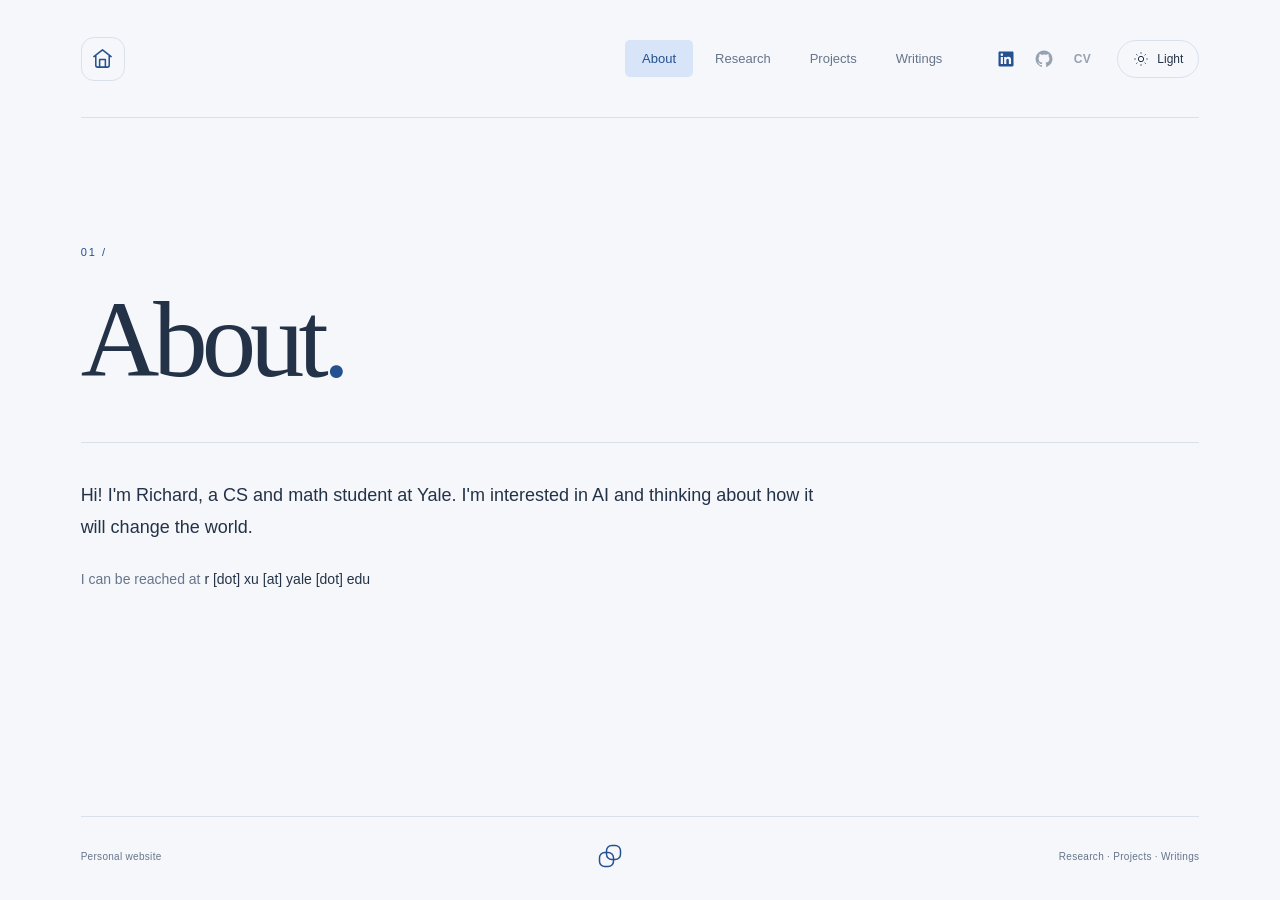
<file: index.html>
<!doctype html>
<html lang="en">
<head>
  <meta charset="utf-8">
  <meta name="viewport" content="width=device-width, initial-scale=1">
  <meta name="color-scheme" content="light dark">
  <meta name="description" content="A personal website for research, projects, and writings.">
  <title>About — Personal website</title>
  <script>
    (() => {
      let theme;
      try { theme = localStorage.getItem('portfolio-theme'); } catch {}
      document.documentElement.dataset.theme = theme === 'light' || theme === 'dark'
        ? theme : (matchMedia('(prefers-color-scheme: dark)').matches ? 'dark' : 'light');
    })();
  </script>
  <link rel="icon" href="favicon.svg?v=4" type="image/svg+xml">
  <link rel="stylesheet" href="styles.css?v=7">
  <script src="script.js?v=4" defer></script>
  <link rel="stylesheet" href="writing.css?v=2">
  <script src="writings.js?v=1" defer></script>
  <script src="writing-integrated.js?v=1" defer></script>
  <noscript><style>.panel[hidden]{display:block!important}.theme-toggle{display:none}.panel{margin-bottom:5rem}</style></noscript>
</head>
<body>
  <a class="skip-link" href="#main">Skip to content</a>
  <div class="site-shell">
    <header class="site-header">
      <a class="home-button" href="#about" aria-label="Home" title="Home"><svg width="23" height="23" viewBox="0 0 24 24" fill="none" stroke="currentColor" stroke-width="1.6" stroke-linecap="round" stroke-linejoin="round" aria-hidden="true"><path d="m3 10 9-7 9 7M5 9v10a2 2 0 0 0 2 2h10a2 2 0 0 0 2-2V9M9 21v-8h6v8"/></svg></a>
      <nav aria-label="Portfolio sections">
        <div class="tabs" role="tablist" aria-label="Portfolio sections">
          <a id="tab-about" class="tab" href="#about" role="tab" aria-selected="true" aria-controls="about">About</a>
          <a id="tab-research" class="tab" href="#research" role="tab" aria-selected="false" aria-controls="research" tabindex="-1">Research</a>
          <a id="tab-projects" class="tab" href="#projects" role="tab" aria-selected="false" aria-controls="projects" tabindex="-1">Projects</a>
          <a id="tab-writings" class="tab" href="#writings" role="tab" aria-selected="false" aria-controls="writings" tabindex="-1">Writings</a>
        </div>
      </nav>
      <button class="theme-toggle" type="button" aria-label="Switch to dark mode" title="Switch to dark mode" aria-pressed="false">
        <svg class="sun" width="16" height="16" viewBox="0 0 24 24" fill="none" stroke="currentColor" stroke-width="1.5" aria-hidden="true"><circle cx="12" cy="12" r="4"/><path d="M12 2v2m0 16v2M2 12h2m16 0h2M5 5l1.5 1.5m11 11L19 19M5 19l1.5-1.5m11-11L19 5"/></svg>
        <svg class="moon" width="16" height="16" viewBox="0 0 24 24" fill="none" stroke="currentColor" stroke-width="1.5" aria-hidden="true"><path d="M20.8 14A9 9 0 0 1 10 3.2 9 9 0 1 0 20.8 14Z"/></svg>
        <span class="theme-label">Light</span>
      </button>
    </header>
    <main id="main" tabindex="-1">
      <section class="panel" id="about" role="tabpanel" aria-labelledby="tab-about" tabindex="0">
        <div class="section-heading"><span class="section-number" aria-hidden="true">01 /</span><h1>About<span class="heading-period">.</span></h1></div>
        <div class="section-content about-copy">
          <p>Hi! I'm Richard, a CS and math student at Yale. I'm interested in AI and thinking about how it will change the world.</p>
          <p class="contact-line">I can be reached at <span class="email-address">r [dot] xu [at] yale [dot] edu</span></p>
        </div>
      </section>
      <section class="panel" id="research" role="tabpanel" aria-labelledby="tab-research" tabindex="0" hidden>
        <div class="section-heading"><span class="section-number" aria-hidden="true">02 /</span><h1>Research<span class="heading-period">.</span></h1></div>
        <div class="section-content timeline-content">
        <ol class="timeline" aria-label="Research timeline">
          <li class="timeline-entry">
            <div class="timeline-date"><time datetime="2026-09">Sep. 2026</time><span class="timeline-end"><span aria-hidden="true">— </span><span class="sr-only"> to </span><span>Present</span></span></div>
            <a class="timeline-description timeline-card" href="spar.html"><h2 class="card-title">AI control for multi-agent systems</h2><p>Researching control methods for multi-agent AI systems through SPAR</p><span class="card-action">Read overview<span aria-hidden="true"> →</span></span></a>
          </li>
          <li class="timeline-entry">
            <div class="timeline-date"><time datetime="2025-07">Jul. 2025</time><span class="timeline-end"><span aria-hidden="true">— </span><span class="sr-only"> to </span><span>Present</span></span></div>
            <a class="timeline-description timeline-card" href="beamline.html"><h2 class="card-title">Rutherford scattering beamline</h2><p>Researched and modeled the construction of a new particle beamline for Rutherford scattering experiments, to be built at a university</p><span class="card-action">Read overview<span aria-hidden="true"> →</span></span></a>
          </li>
          <li class="timeline-entry">
            <div class="timeline-date"><time datetime="2025-07">Jul. 2025</time><span class="timeline-end"><span aria-hidden="true">— </span><span class="sr-only"> to </span><time datetime="2026-03">Mar. 2026</time></span></div>
            <a class="timeline-description timeline-card" href="edge-vision.html"><h2 class="card-title">YOLO on edge devices</h2><p>Researched the real-time application and benchmarking of YOLO computer vision models to edge devices on the NVIDIA Jetson Nano</p><span class="card-action">Read overview<span aria-hidden="true"> →</span></span></a>
          </li>
          <li class="timeline-entry">
            <div class="timeline-date"><time datetime="2025-06">Jun. 2025</time><span class="timeline-end"><span aria-hidden="true">— </span><span class="sr-only"> to </span><time datetime="2025-10">Oct. 2025</time></span></div>
            <a class="timeline-description timeline-card" href="shielding.html"><h2 class="card-title">Radiotherapy vault shielding</h2><p>Researched radiation shielding properties of nanomaterials by measuring radiation leakage in a simulated linear accelerator vault environment, using TOPAS Geant4</p><span class="card-action">Read abstract<span aria-hidden="true"> →</span></span></a>
          </li>
          <li class="timeline-entry">
            <div class="timeline-date"><time datetime="2025-03">Mar. 2025</time><span class="timeline-end"><span aria-hidden="true">— </span><span class="sr-only"> to </span><time datetime="2025-09">Sep. 2025</time></span></div>
            <a class="timeline-description timeline-card" href="prompt-compression.html"><h2 class="card-title">Surprisal-based prompt compression</h2><p>Researched prompt compression improvements in large language models by dynamically allocating the tokens in a soft prompt based on the information distribution across the input prompt</p><span class="card-action">Read abstract<span aria-hidden="true"> →</span></span></a>
          </li>
        </ol>
        </div>
      </section>
      <section class="panel" id="projects" role="tabpanel" aria-labelledby="tab-projects" tabindex="0" hidden>
        <div class="section-heading"><span class="section-number" aria-hidden="true">03 /</span><h1>Projects<span class="heading-period">.</span></h1></div>
        <div class="section-content timeline-content">
        <ol class="timeline" aria-label="Projects timeline">
          <li class="timeline-entry">
            <div class="timeline-date"><time datetime="2026-10">Oct. 2026</time><span class="timeline-end"><span aria-hidden="true">— </span><span class="sr-only"> to </span><span>Present</span></span></div>
            <a class="timeline-description timeline-card" href="nba-prediction.html"><h2 class="card-title">NBA game prediction</h2><p>Developed a machine learning model for predicting the winner of NBA games based on historical matchups and present data of player lineups</p><span class="card-action">Read overview<span aria-hidden="true"> →</span></span></a>
          </li>
          <li class="timeline-entry">
            <div class="timeline-date"><time datetime="2026-03">Mar. 2026</time></div>
            <a class="timeline-description timeline-card" href="sports-betting.html"><h2 class="card-title">Modeling online sports betting</h2><p>MathWorks Math Modeling Challenge; Developed mathematical models to simulate sports gambling across the United States</p><span class="card-action">Read executive summary<span aria-hidden="true"> →</span></span></a>
          </li>
          <li class="timeline-entry">
            <div class="timeline-date"><time datetime="2025-08">Aug. 2025</time><span class="timeline-end"><span aria-hidden="true">— </span><span class="sr-only"> to </span><time datetime="2026-04">Apr. 2026</time></span></div>
            <a class="timeline-description timeline-card" href="child-asthma.html"><h2 class="card-title">Child asthma in California</h2><p>Modeling The Future Challenge; Developed mathematical models for child asthma in California and created mitigation strategies (e.g. air filters) informed by model outputs</p><span class="card-action">Read executive summary<span aria-hidden="true"> →</span></span></a>
          </li>
          <li class="timeline-entry">
            <div class="timeline-date"><time datetime="2024-08">Aug. 2024</time><span class="timeline-end"><span aria-hidden="true">— </span><span class="sr-only"> to </span><time datetime="2025-04">Apr. 2025</time></span></div>
            <a class="timeline-description timeline-card" href="wildfire.html"><h2 class="card-title">California wildfire risk</h2><p>Modeling The Future Challenge; Developed mathematical models for wildfire effects in California and created mitigation strategies (e.g. prescribed burns) informed by model outputs</p><span class="card-action">Read executive summary<span aria-hidden="true"> →</span></span></a>
          </li>
        </ol>
        </div>
      </section>
      <section class="panel" id="writings" role="tabpanel" aria-labelledby="tab-writings" tabindex="0" hidden>
        <div class="section-heading"><span class="section-number" aria-hidden="true">04 /</span><h1>Writings<span class="heading-period">.</span></h1></div>
        <div class="section-content writings-content">
          <div class="owner-access"><button id="owner-sign-in" type="button" title="Owner access only">Sign in with GitHub</button><button id="owner-cancel" type="button" hidden>Cancel sign-in</button><span id="owner-status" role="status" aria-live="polite"></span><a id="owner-popup-link" target="_blank" rel="noopener noreferrer" hidden>Continue GitHub sign-in ↗</a></div>
          <iframe id="writing-editor" title="Private writing editor" referrerpolicy="no-referrer" hidden></iframe>
          <h2 id="published-label" hidden>Published writings</h2><div id="writing-list" class="writing-list" aria-live="polite">Loading writings…</div><noscript>Enable JavaScript to read published writings.</noscript>
        </div>
      </section>
    </main>
    <footer class="site-footer"><span>Personal website</span><svg class="footer-mark" width="28" height="28" viewBox="0 0 32 32" fill="none" stroke="currentColor" stroke-width="1.7" aria-hidden="true"><rect x="4" y="12" width="16" height="16" rx="6"/><rect x="12" y="4" width="16" height="16" rx="6"/></svg><span>Research · Projects · Writings</span></footer>
  </div>
</body>
</html>
</file>
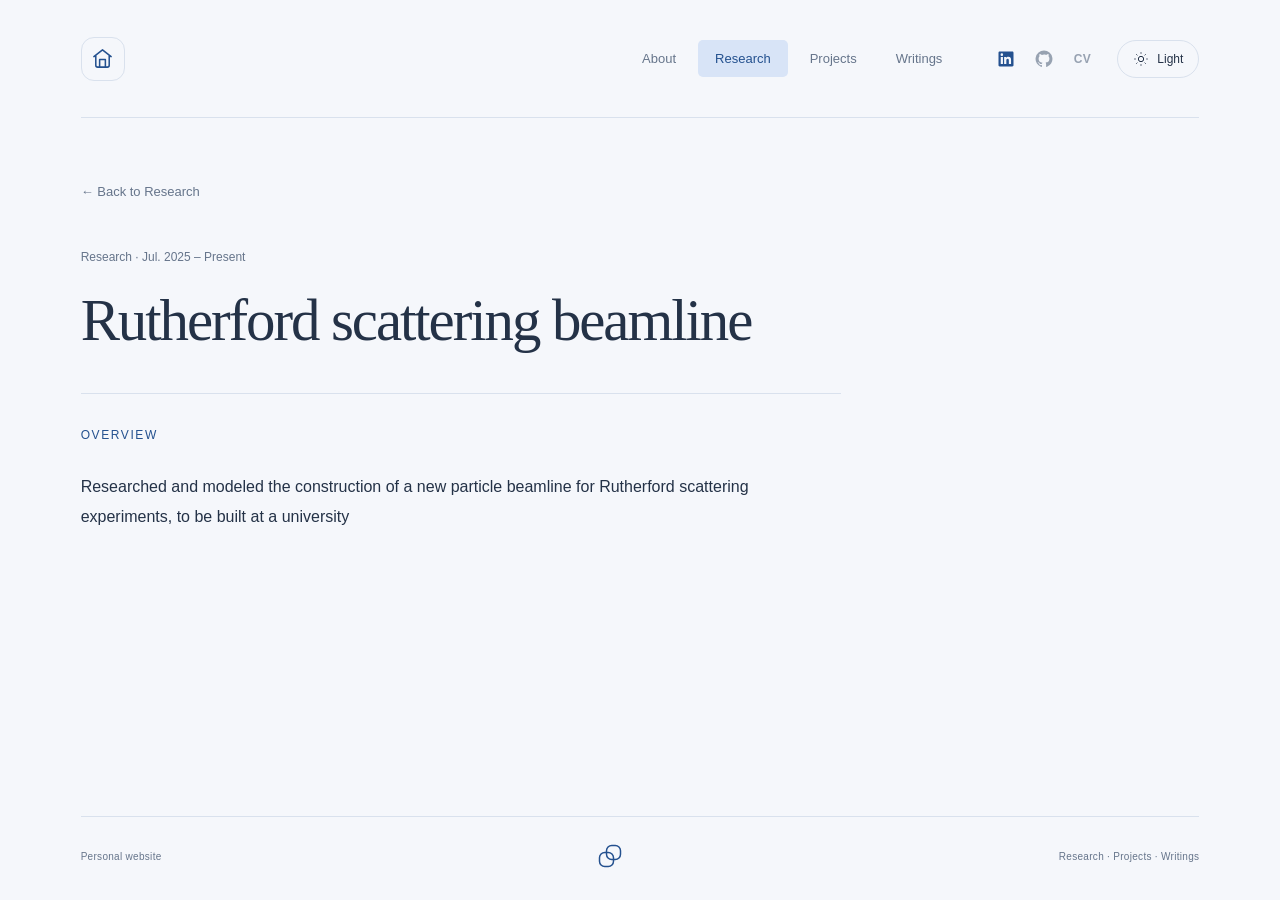
<file: beamline.html>
<!doctype html>
<html lang="en">
<head>
  <meta charset="utf-8">
  <meta name="viewport" content="width=device-width, initial-scale=1">
  <meta name="color-scheme" content="light dark">
  <meta name="description" content="Researched and modeled the construction of a new particle beamline for Rutherford scattering experiments, to be built at a university">
  <title>Rutherford scattering beamline — Richard</title>
  <script>
    (() => {
      let theme;
      try { theme = localStorage.getItem('portfolio-theme'); } catch {}
      document.documentElement.dataset.theme = theme === 'light' || theme === 'dark'
        ? theme : (matchMedia('(prefers-color-scheme: dark)').matches ? 'dark' : 'light');
    })();
  </script>
  <link rel="icon" href="favicon.svg?v=4" type="image/svg+xml">
  <link rel="stylesheet" href="styles.css?v=7">
  <script src="script.js?v=4" defer></script>
</head>
<body class="detail-page">
  <a class="skip-link" href="#main">Skip to content</a>
  <div class="site-shell">
    <header class="site-header">
      <a class="home-button" href="index.html#about" aria-label="Home" title="Home"><svg width="23" height="23" viewBox="0 0 24 24" fill="none" stroke="currentColor" stroke-width="1.6" stroke-linecap="round" stroke-linejoin="round" aria-hidden="true"><path d="m3 10 9-7 9 7M5 9v10a2 2 0 0 0 2 2h10a2 2 0 0 0 2-2V9M9 21v-8h6v8"/></svg></a>
      <nav aria-label="Portfolio sections">
        <div class="tabs" aria-label="Portfolio sections">
          <a class="tab" href="index.html#about">About</a>
          <a class="tab" href="index.html#research" aria-current="page">Research</a>
          <a class="tab" href="index.html#projects">Projects</a>
          <a class="tab" href="index.html#writings">Writings</a>
        </div>
      </nav>
      <button class="theme-toggle" type="button" aria-label="Switch to dark mode" title="Switch to dark mode" aria-pressed="false">
        <svg class="sun" width="16" height="16" viewBox="0 0 24 24" fill="none" stroke="currentColor" stroke-width="1.5" aria-hidden="true"><circle cx="12" cy="12" r="4"/><path d="M12 2v2m0 16v2M2 12h2m16 0h2M5 5l1.5 1.5m11 11L19 19M5 19l1.5-1.5m11-11L19 5"/></svg>
        <svg class="moon" width="16" height="16" viewBox="0 0 24 24" fill="none" stroke="currentColor" stroke-width="1.5" aria-hidden="true"><path d="M20.8 14A9 9 0 0 1 10 3.2 9 9 0 1 0 20.8 14Z"/></svg>
        <span class="theme-label">Light</span>
      </button>
    </header>
    <main id="main" tabindex="-1">
      <article class="detail-article">
        <a class="back-link" href="index.html#research"><span aria-hidden="true">← </span>Back to Research</a>
        <div class="detail-meta">Research<span aria-hidden="true"> · </span>Jul. 2025 – Present</div>
        <h1 class="detail-title">Rutherford scattering beamline</h1>
        
        <section class="detail-body" aria-labelledby="detail-label">
          <h2 id="detail-label">Overview</h2>
          <p>Researched and modeled the construction of a new particle beamline for Rutherford scattering experiments, to be built at a university</p>
        </section>
        
      </article>
    </main>
    <footer class="site-footer"><span>Personal website</span><svg class="footer-mark" width="28" height="28" viewBox="0 0 32 32" fill="none" stroke="currentColor" stroke-width="1.7" aria-hidden="true"><rect x="4" y="12" width="16" height="16" rx="6"/><rect x="12" y="4" width="16" height="16" rx="6"/></svg><span>Research · Projects · Writings</span></footer>
  </div>
</body>
</html>
</file>
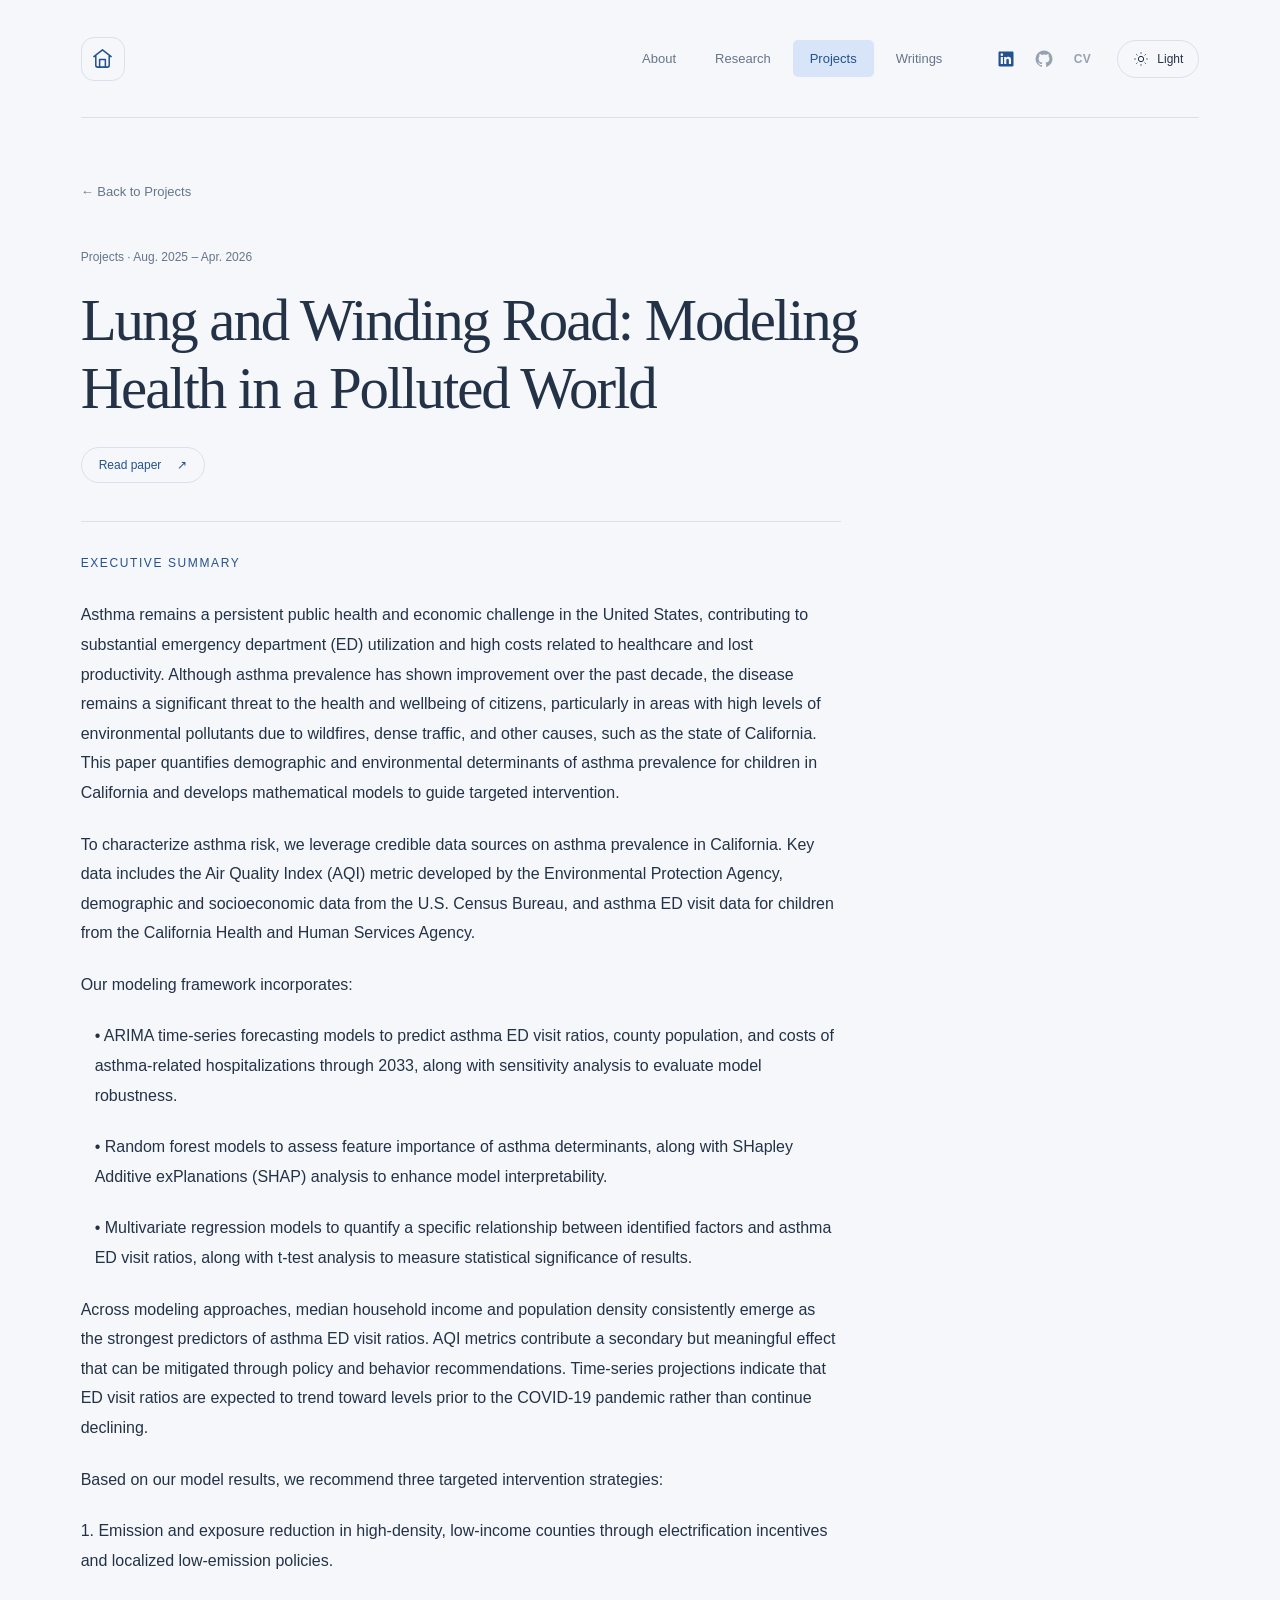
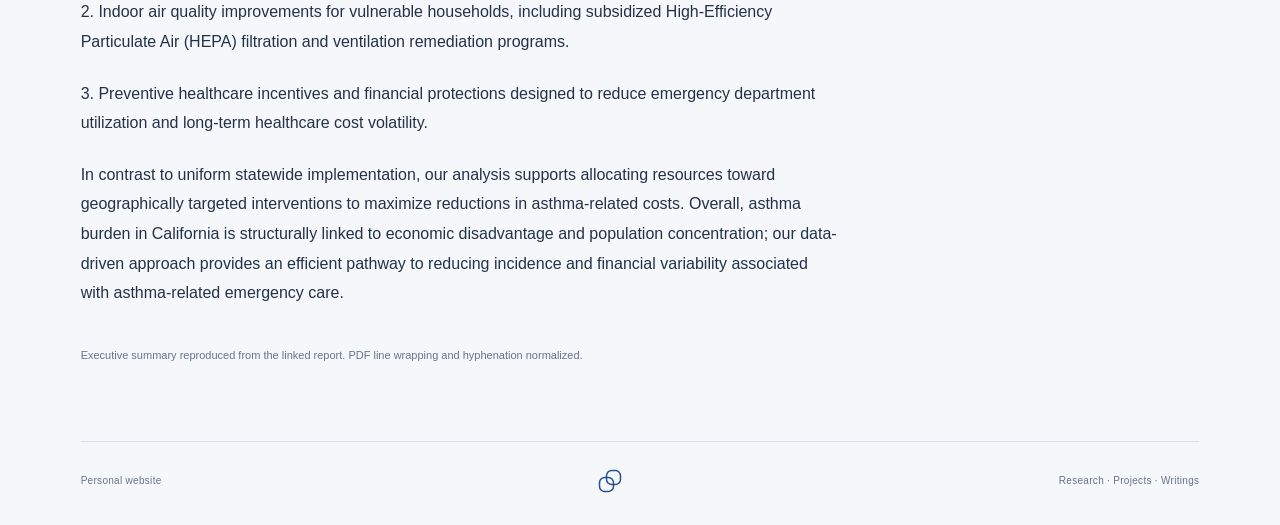
<file: child-asthma.html>
<!doctype html>
<html lang="en">
<head>
  <meta charset="utf-8">
  <meta name="viewport" content="width=device-width, initial-scale=1">
  <meta name="color-scheme" content="light dark">
  <meta name="description" content="Modeling The Future Challenge; Developed mathematical models for child asthma in California and created mitigation strategies (e.g. air filters) informed by model outputs">
  <title>Lung and Winding Road: Modeling Health in a Polluted World — Richard</title>
  <script>
    (() => {
      let theme;
      try { theme = localStorage.getItem('portfolio-theme'); } catch {}
      document.documentElement.dataset.theme = theme === 'light' || theme === 'dark'
        ? theme : (matchMedia('(prefers-color-scheme: dark)').matches ? 'dark' : 'light');
    })();
  </script>
  <link rel="icon" href="favicon.svg?v=4" type="image/svg+xml">
  <link rel="stylesheet" href="styles.css?v=7">
  <script src="script.js?v=4" defer></script>
</head>
<body class="detail-page">
  <a class="skip-link" href="#main">Skip to content</a>
  <div class="site-shell">
    <header class="site-header">
      <a class="home-button" href="index.html#about" aria-label="Home" title="Home"><svg width="23" height="23" viewBox="0 0 24 24" fill="none" stroke="currentColor" stroke-width="1.6" stroke-linecap="round" stroke-linejoin="round" aria-hidden="true"><path d="m3 10 9-7 9 7M5 9v10a2 2 0 0 0 2 2h10a2 2 0 0 0 2-2V9M9 21v-8h6v8"/></svg></a>
      <nav aria-label="Portfolio sections">
        <div class="tabs" aria-label="Portfolio sections">
          <a class="tab" href="index.html#about">About</a>
          <a class="tab" href="index.html#research">Research</a>
          <a class="tab" href="index.html#projects" aria-current="page">Projects</a>
          <a class="tab" href="index.html#writings">Writings</a>
        </div>
      </nav>
      <button class="theme-toggle" type="button" aria-label="Switch to dark mode" title="Switch to dark mode" aria-pressed="false">
        <svg class="sun" width="16" height="16" viewBox="0 0 24 24" fill="none" stroke="currentColor" stroke-width="1.5" aria-hidden="true"><circle cx="12" cy="12" r="4"/><path d="M12 2v2m0 16v2M2 12h2m16 0h2M5 5l1.5 1.5m11 11L19 19M5 19l1.5-1.5m11-11L19 5"/></svg>
        <svg class="moon" width="16" height="16" viewBox="0 0 24 24" fill="none" stroke="currentColor" stroke-width="1.5" aria-hidden="true"><path d="M20.8 14A9 9 0 0 1 10 3.2 9 9 0 1 0 20.8 14Z"/></svg>
        <span class="theme-label">Light</span>
      </button>
    </header>
    <main id="main" tabindex="-1">
      <article class="detail-article">
        <a class="back-link" href="index.html#projects"><span aria-hidden="true">← </span>Back to Projects</a>
        <div class="detail-meta">Projects<span aria-hidden="true"> · </span>Aug. 2025 – Apr. 2026</div>
        <h1 class="detail-title">Lung and Winding Road: Modeling Health in a Polluted World</h1>
        <a class="source-button" href="https://drive.google.com/file/d/1Myb4h3mzh3eiQmz-g99VeR7lVF2xMQOb/view?usp=drive_link" target="_blank" rel="noopener noreferrer">Read paper<span aria-hidden="true"> ↗</span></a>
        <section class="detail-body" aria-labelledby="detail-label">
          <h2 id="detail-label">Executive summary</h2>
          <p>Asthma remains a persistent public health and economic challenge in the United States, contributing to substantial emergency department (ED) utilization and high costs related to healthcare and lost productivity. Although asthma prevalence has shown improvement over the past decade, the disease remains a significant threat to the health and wellbeing of citizens, particularly in areas with high levels of environmental pollutants due to wildfires, dense traffic, and other causes, such as the state of California. This paper quantifies demographic and environmental determinants of asthma prevalence for children in California and develops mathematical models to guide targeted intervention.</p>
<p>To characterize asthma risk, we leverage credible data sources on asthma prevalence in California. Key data includes the Air Quality Index (AQI) metric developed by the Environmental Protection Agency, demographic and socioeconomic data from the U.S. Census Bureau, and asthma ED visit data for children from the California Health and Human Services Agency.</p>
<p>Our modeling framework incorporates:</p>
<p class="summary-point">• ARIMA time-series forecasting models to predict asthma ED visit ratios, county population, and costs of asthma-related hospitalizations through 2033, along with sensitivity analysis to evaluate model robustness.</p>
<p class="summary-point">• Random forest models to assess feature importance of asthma determinants, along with SHapley Additive exPlanations (SHAP) analysis to enhance model interpretability.</p>
<p class="summary-point">• Multivariate regression models to quantify a specific relationship between identified factors and asthma ED visit ratios, along with t-test analysis to measure statistical significance of results.</p>
<p>Across modeling approaches, median household income and population density consistently emerge as the strongest predictors of asthma ED visit ratios. AQI metrics contribute a secondary but meaningful effect that can be mitigated through policy and behavior recommendations. Time-series projections indicate that ED visit ratios are expected to trend toward levels prior to the COVID-19 pandemic rather than continue declining.</p>
<p>Based on our model results, we recommend three targeted intervention strategies:</p>
<p>1. Emission and exposure reduction in high-density, low-income counties through electrification incentives and localized low-emission policies.</p>
<p>2. Indoor air quality improvements for vulnerable households, including subsidized High-Efficiency Particulate Air (HEPA) filtration and ventilation remediation programs.</p>
<p>3. Preventive healthcare incentives and financial protections designed to reduce emergency department utilization and long-term healthcare cost volatility.</p>
<p>In contrast to uniform statewide implementation, our analysis supports allocating resources toward geographically targeted interventions to maximize reductions in asthma-related costs. Overall, asthma burden in California is structurally linked to economic disadvantage and population concentration; our data-driven approach provides an efficient pathway to reducing incidence and financial variability associated with asthma-related emergency care.</p>
        </section>
        <p class="source-note">Executive summary reproduced from the linked report. PDF line wrapping and hyphenation normalized.</p>
      </article>
    </main>
    <footer class="site-footer"><span>Personal website</span><svg class="footer-mark" width="28" height="28" viewBox="0 0 32 32" fill="none" stroke="currentColor" stroke-width="1.7" aria-hidden="true"><rect x="4" y="12" width="16" height="16" rx="6"/><rect x="12" y="4" width="16" height="16" rx="6"/></svg><span>Research · Projects · Writings</span></footer>
  </div>
</body>
</html>
</file>
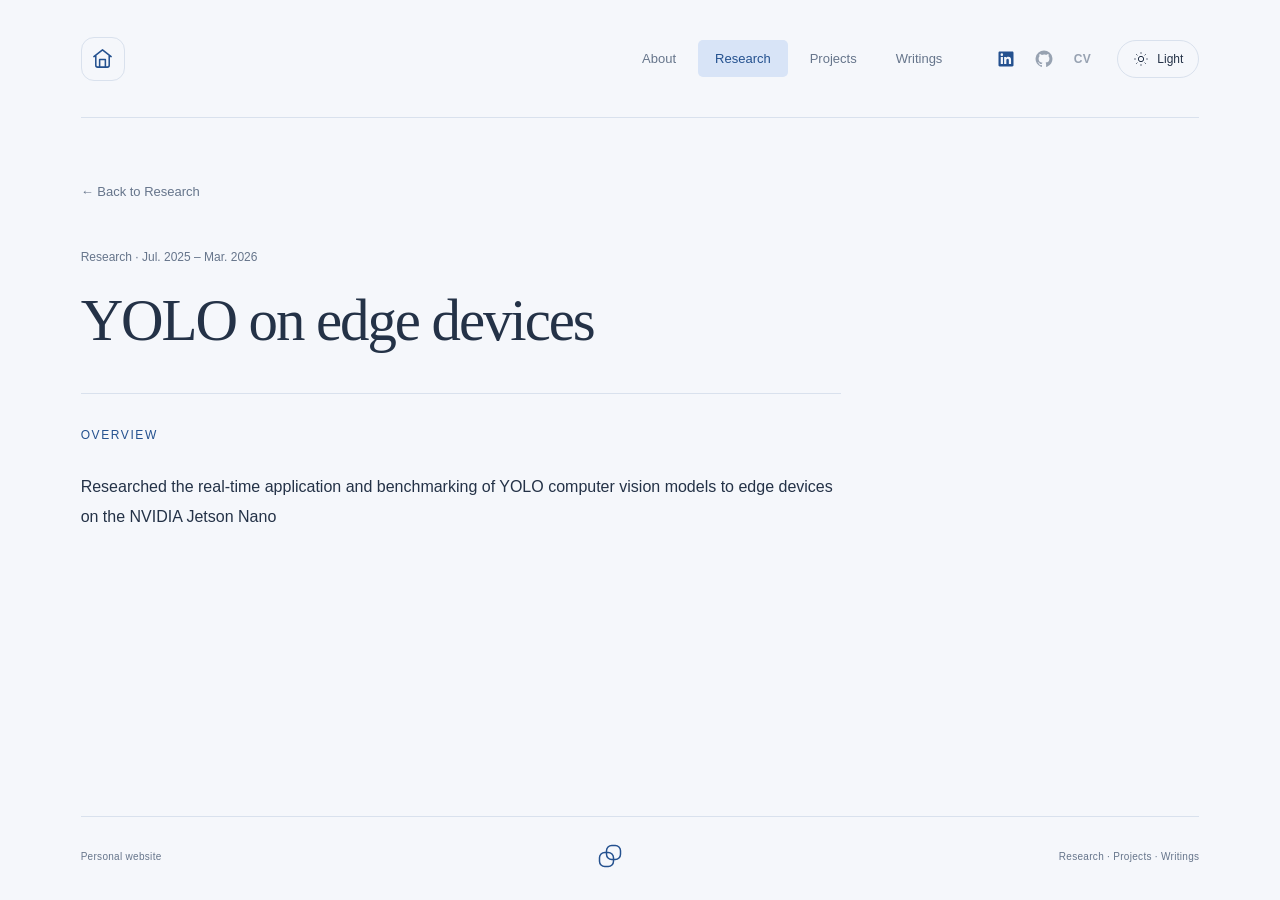
<file: edge-vision.html>
<!doctype html>
<html lang="en">
<head>
  <meta charset="utf-8">
  <meta name="viewport" content="width=device-width, initial-scale=1">
  <meta name="color-scheme" content="light dark">
  <meta name="description" content="Researched the real-time application and benchmarking of YOLO computer vision models to edge devices on the NVIDIA Jetson Nano">
  <title>YOLO on edge devices — Richard</title>
  <script>
    (() => {
      let theme;
      try { theme = localStorage.getItem('portfolio-theme'); } catch {}
      document.documentElement.dataset.theme = theme === 'light' || theme === 'dark'
        ? theme : (matchMedia('(prefers-color-scheme: dark)').matches ? 'dark' : 'light');
    })();
  </script>
  <link rel="icon" href="favicon.svg?v=4" type="image/svg+xml">
  <link rel="stylesheet" href="styles.css?v=7">
  <script src="script.js?v=4" defer></script>
</head>
<body class="detail-page">
  <a class="skip-link" href="#main">Skip to content</a>
  <div class="site-shell">
    <header class="site-header">
      <a class="home-button" href="index.html#about" aria-label="Home" title="Home"><svg width="23" height="23" viewBox="0 0 24 24" fill="none" stroke="currentColor" stroke-width="1.6" stroke-linecap="round" stroke-linejoin="round" aria-hidden="true"><path d="m3 10 9-7 9 7M5 9v10a2 2 0 0 0 2 2h10a2 2 0 0 0 2-2V9M9 21v-8h6v8"/></svg></a>
      <nav aria-label="Portfolio sections">
        <div class="tabs" aria-label="Portfolio sections">
          <a class="tab" href="index.html#about">About</a>
          <a class="tab" href="index.html#research" aria-current="page">Research</a>
          <a class="tab" href="index.html#projects">Projects</a>
          <a class="tab" href="index.html#writings">Writings</a>
        </div>
      </nav>
      <button class="theme-toggle" type="button" aria-label="Switch to dark mode" title="Switch to dark mode" aria-pressed="false">
        <svg class="sun" width="16" height="16" viewBox="0 0 24 24" fill="none" stroke="currentColor" stroke-width="1.5" aria-hidden="true"><circle cx="12" cy="12" r="4"/><path d="M12 2v2m0 16v2M2 12h2m16 0h2M5 5l1.5 1.5m11 11L19 19M5 19l1.5-1.5m11-11L19 5"/></svg>
        <svg class="moon" width="16" height="16" viewBox="0 0 24 24" fill="none" stroke="currentColor" stroke-width="1.5" aria-hidden="true"><path d="M20.8 14A9 9 0 0 1 10 3.2 9 9 0 1 0 20.8 14Z"/></svg>
        <span class="theme-label">Light</span>
      </button>
    </header>
    <main id="main" tabindex="-1">
      <article class="detail-article">
        <a class="back-link" href="index.html#research"><span aria-hidden="true">← </span>Back to Research</a>
        <div class="detail-meta">Research<span aria-hidden="true"> · </span>Jul. 2025 – Mar. 2026</div>
        <h1 class="detail-title">YOLO on edge devices</h1>
        
        <section class="detail-body" aria-labelledby="detail-label">
          <h2 id="detail-label">Overview</h2>
          <p>Researched the real-time application and benchmarking of YOLO computer vision models to edge devices on the NVIDIA Jetson Nano</p>
        </section>
        
      </article>
    </main>
    <footer class="site-footer"><span>Personal website</span><svg class="footer-mark" width="28" height="28" viewBox="0 0 32 32" fill="none" stroke="currentColor" stroke-width="1.7" aria-hidden="true"><rect x="4" y="12" width="16" height="16" rx="6"/><rect x="12" y="4" width="16" height="16" rx="6"/></svg><span>Research · Projects · Writings</span></footer>
  </div>
</body>
</html>
</file>
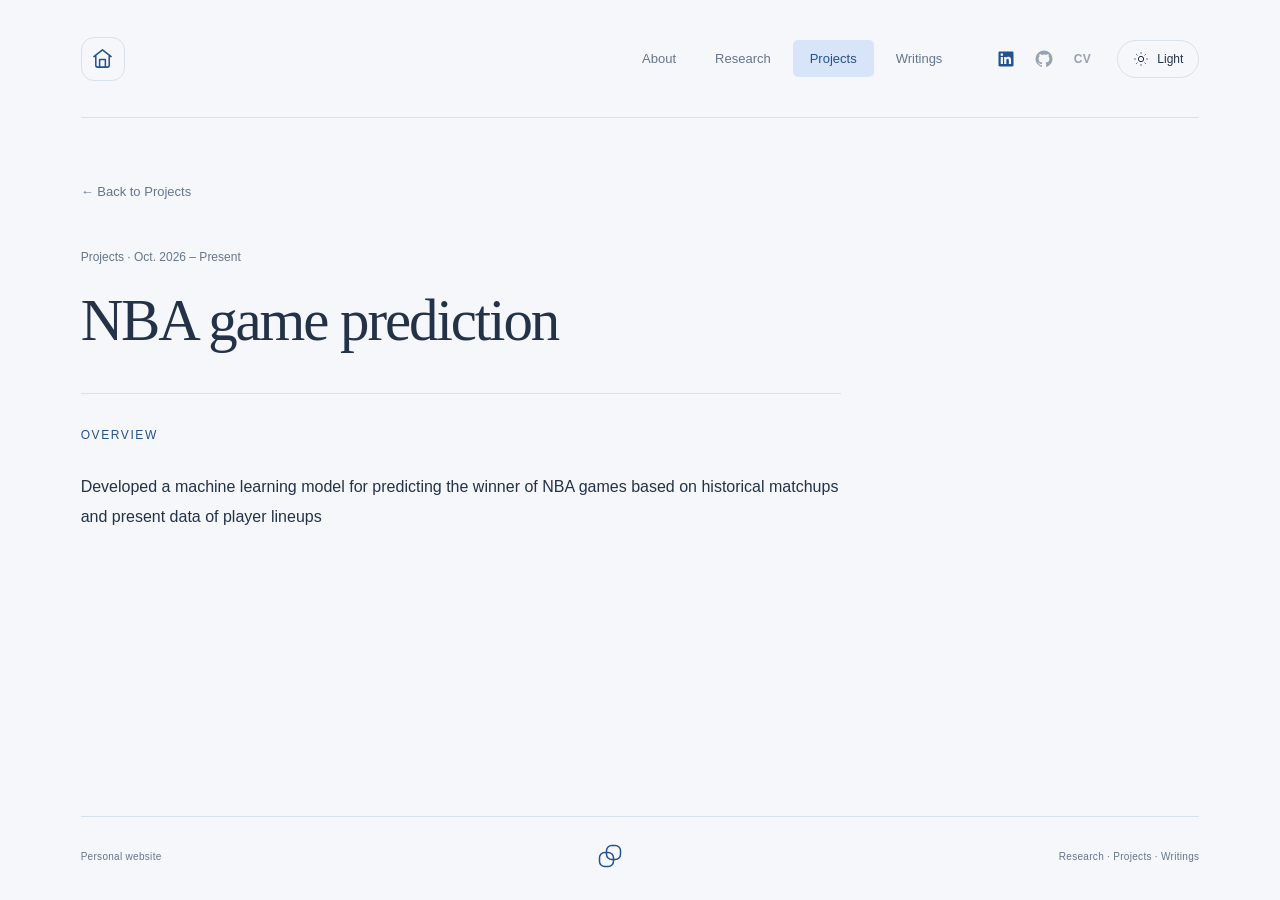
<file: nba-prediction.html>
<!doctype html>
<html lang="en">
<head>
  <meta charset="utf-8">
  <meta name="viewport" content="width=device-width, initial-scale=1">
  <meta name="color-scheme" content="light dark">
  <meta name="description" content="Developed a machine learning model for predicting the winner of NBA games based on historical matchups and present data of player lineups">
  <title>NBA game prediction — Richard</title>
  <script>
    (() => {
      let theme;
      try { theme = localStorage.getItem('portfolio-theme'); } catch {}
      document.documentElement.dataset.theme = theme === 'light' || theme === 'dark'
        ? theme : (matchMedia('(prefers-color-scheme: dark)').matches ? 'dark' : 'light');
    })();
  </script>
  <link rel="icon" href="favicon.svg?v=4" type="image/svg+xml">
  <link rel="stylesheet" href="styles.css?v=7">
  <script src="script.js?v=4" defer></script>
</head>
<body class="detail-page">
  <a class="skip-link" href="#main">Skip to content</a>
  <div class="site-shell">
    <header class="site-header">
      <a class="home-button" href="index.html#about" aria-label="Home" title="Home"><svg width="23" height="23" viewBox="0 0 24 24" fill="none" stroke="currentColor" stroke-width="1.6" stroke-linecap="round" stroke-linejoin="round" aria-hidden="true"><path d="m3 10 9-7 9 7M5 9v10a2 2 0 0 0 2 2h10a2 2 0 0 0 2-2V9M9 21v-8h6v8"/></svg></a>
      <nav aria-label="Portfolio sections">
        <div class="tabs" aria-label="Portfolio sections">
          <a class="tab" href="index.html#about">About</a>
          <a class="tab" href="index.html#research">Research</a>
          <a class="tab" href="index.html#projects" aria-current="page">Projects</a>
          <a class="tab" href="index.html#writings">Writings</a>
        </div>
      </nav>
      <button class="theme-toggle" type="button" aria-label="Switch to dark mode" title="Switch to dark mode" aria-pressed="false">
        <svg class="sun" width="16" height="16" viewBox="0 0 24 24" fill="none" stroke="currentColor" stroke-width="1.5" aria-hidden="true"><circle cx="12" cy="12" r="4"/><path d="M12 2v2m0 16v2M2 12h2m16 0h2M5 5l1.5 1.5m11 11L19 19M5 19l1.5-1.5m11-11L19 5"/></svg>
        <svg class="moon" width="16" height="16" viewBox="0 0 24 24" fill="none" stroke="currentColor" stroke-width="1.5" aria-hidden="true"><path d="M20.8 14A9 9 0 0 1 10 3.2 9 9 0 1 0 20.8 14Z"/></svg>
        <span class="theme-label">Light</span>
      </button>
    </header>
    <main id="main" tabindex="-1">
      <article class="detail-article">
        <a class="back-link" href="index.html#projects"><span aria-hidden="true">← </span>Back to Projects</a>
        <div class="detail-meta">Projects<span aria-hidden="true"> · </span>Oct. 2026 – Present</div>
        <h1 class="detail-title">NBA game prediction</h1>
        
        <section class="detail-body" aria-labelledby="detail-label">
          <h2 id="detail-label">Overview</h2>
          <p>Developed a machine learning model for predicting the winner of NBA games based on historical matchups and present data of player lineups</p>
        </section>
        
      </article>
    </main>
    <footer class="site-footer"><span>Personal website</span><svg class="footer-mark" width="28" height="28" viewBox="0 0 32 32" fill="none" stroke="currentColor" stroke-width="1.7" aria-hidden="true"><rect x="4" y="12" width="16" height="16" rx="6"/><rect x="12" y="4" width="16" height="16" rx="6"/></svg><span>Research · Projects · Writings</span></footer>
  </div>
</body>
</html>
</file>
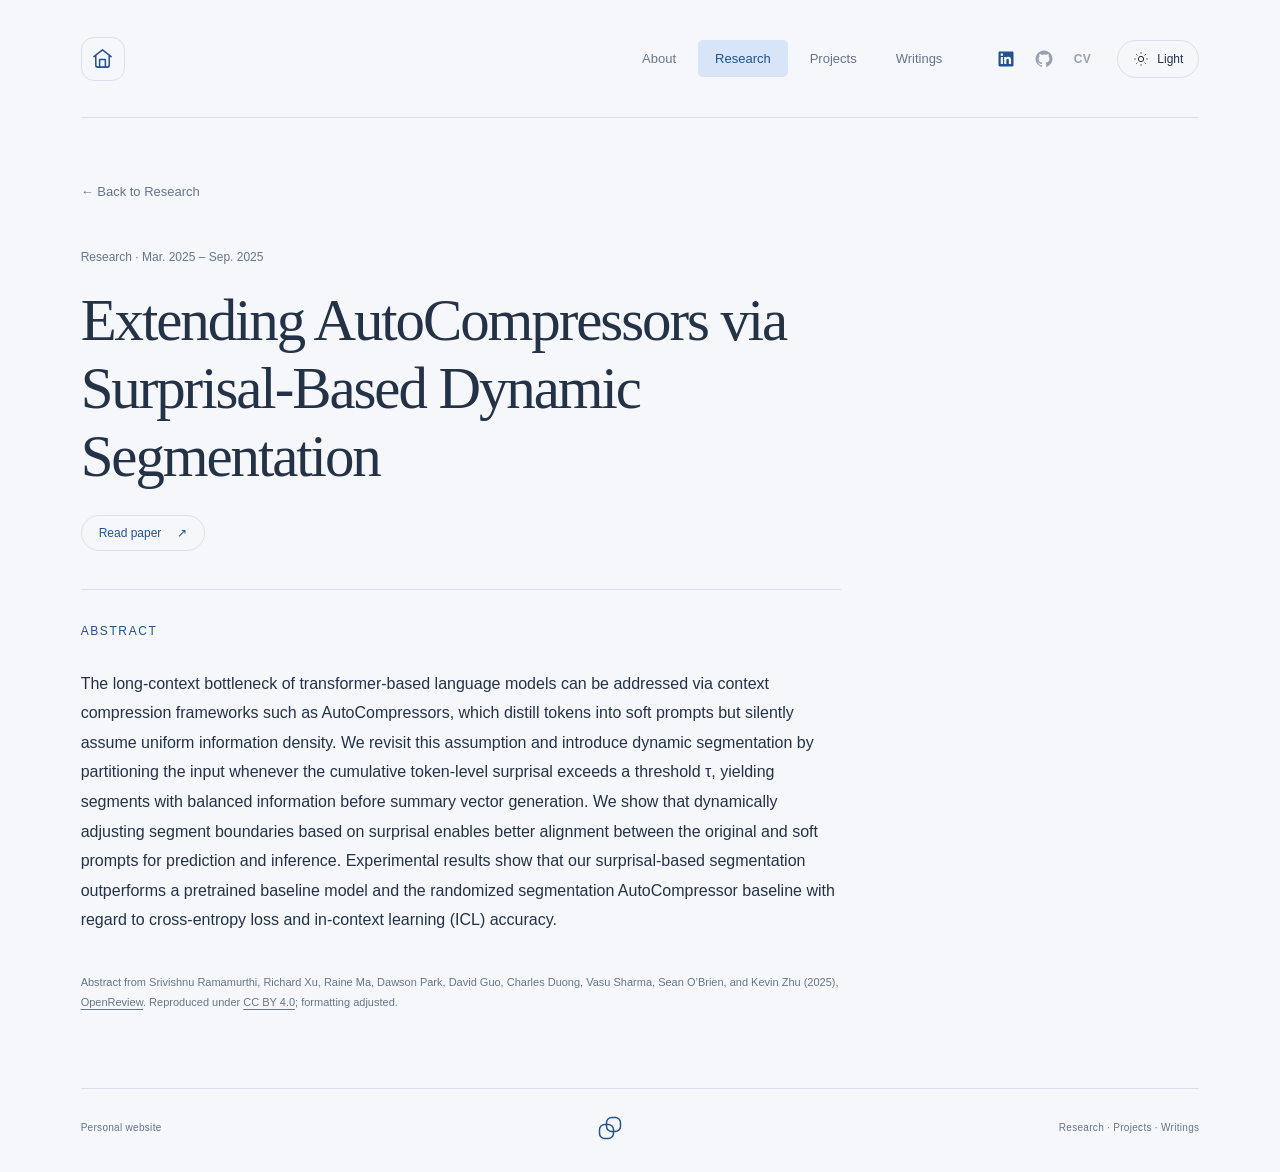
<file: prompt-compression.html>
<!doctype html>
<html lang="en">
<head>
  <meta charset="utf-8">
  <meta name="viewport" content="width=device-width, initial-scale=1">
  <meta name="color-scheme" content="light dark">
  <meta name="description" content="Researched prompt compression improvements in large language models by dynamically allocating the tokens in a soft prompt based on the information distribution across the input prompt">
  <title>Extending AutoCompressors via Surprisal-Based Dynamic Segmentation — Richard</title>
  <script>
    (() => {
      let theme;
      try { theme = localStorage.getItem('portfolio-theme'); } catch {}
      document.documentElement.dataset.theme = theme === 'light' || theme === 'dark'
        ? theme : (matchMedia('(prefers-color-scheme: dark)').matches ? 'dark' : 'light');
    })();
  </script>
  <link rel="icon" href="favicon.svg?v=4" type="image/svg+xml">
  <link rel="stylesheet" href="styles.css?v=7">
  <script src="script.js?v=4" defer></script>
</head>
<body class="detail-page">
  <a class="skip-link" href="#main">Skip to content</a>
  <div class="site-shell">
    <header class="site-header">
      <a class="home-button" href="index.html#about" aria-label="Home" title="Home"><svg width="23" height="23" viewBox="0 0 24 24" fill="none" stroke="currentColor" stroke-width="1.6" stroke-linecap="round" stroke-linejoin="round" aria-hidden="true"><path d="m3 10 9-7 9 7M5 9v10a2 2 0 0 0 2 2h10a2 2 0 0 0 2-2V9M9 21v-8h6v8"/></svg></a>
      <nav aria-label="Portfolio sections">
        <div class="tabs" aria-label="Portfolio sections">
          <a class="tab" href="index.html#about">About</a>
          <a class="tab" href="index.html#research" aria-current="page">Research</a>
          <a class="tab" href="index.html#projects">Projects</a>
          <a class="tab" href="index.html#writings">Writings</a>
        </div>
      </nav>
      <button class="theme-toggle" type="button" aria-label="Switch to dark mode" title="Switch to dark mode" aria-pressed="false">
        <svg class="sun" width="16" height="16" viewBox="0 0 24 24" fill="none" stroke="currentColor" stroke-width="1.5" aria-hidden="true"><circle cx="12" cy="12" r="4"/><path d="M12 2v2m0 16v2M2 12h2m16 0h2M5 5l1.5 1.5m11 11L19 19M5 19l1.5-1.5m11-11L19 5"/></svg>
        <svg class="moon" width="16" height="16" viewBox="0 0 24 24" fill="none" stroke="currentColor" stroke-width="1.5" aria-hidden="true"><path d="M20.8 14A9 9 0 0 1 10 3.2 9 9 0 1 0 20.8 14Z"/></svg>
        <span class="theme-label">Light</span>
      </button>
    </header>
    <main id="main" tabindex="-1">
      <article class="detail-article">
        <a class="back-link" href="index.html#research"><span aria-hidden="true">← </span>Back to Research</a>
        <div class="detail-meta">Research<span aria-hidden="true"> · </span>Mar. 2025 – Sep. 2025</div>
        <h1 class="detail-title">Extending AutoCompressors via Surprisal-Based Dynamic Segmentation</h1>
        <a class="source-button" href="https://openreview.net/pdf?id=WD3NyoCnoK" target="_blank" rel="noopener noreferrer">Read paper<span aria-hidden="true"> ↗</span></a>
        <section class="detail-body" aria-labelledby="detail-label">
          <h2 id="detail-label">Abstract</h2>
          <p>The long-context bottleneck of transformer-based language models can be addressed via context compression frameworks such as AutoCompressors, which distill tokens into soft prompts but silently assume uniform information density. We revisit this assumption and introduce dynamic segmentation by partitioning the input whenever the cumulative token-level surprisal exceeds a threshold τ, yielding segments with balanced information before summary vector generation. We show that dynamically adjusting segment boundaries based on surprisal enables better alignment between the original and soft prompts for prediction and inference. Experimental results show that our surprisal-based segmentation outperforms a pretrained baseline model and the randomized segmentation AutoCompressor baseline with regard to cross-entropy loss and in-context learning (ICL) accuracy.</p>
        </section>
        <p class="source-note">Abstract from Srivishnu Ramamurthi, Richard Xu, Raine Ma, Dawson Park, David Guo, Charles Duong, Vasu Sharma, Sean O’Brien, and Kevin Zhu (2025), <a href="https://openreview.net/forum?id=W9PYwtUbKh">OpenReview</a>. Reproduced under <a href="https://creativecommons.org/licenses/by/4.0/">CC BY 4.0</a>; formatting adjusted.</p>
      </article>
    </main>
    <footer class="site-footer"><span>Personal website</span><svg class="footer-mark" width="28" height="28" viewBox="0 0 32 32" fill="none" stroke="currentColor" stroke-width="1.7" aria-hidden="true"><rect x="4" y="12" width="16" height="16" rx="6"/><rect x="12" y="4" width="16" height="16" rx="6"/></svg><span>Research · Projects · Writings</span></footer>
  </div>
</body>
</html>
</file>
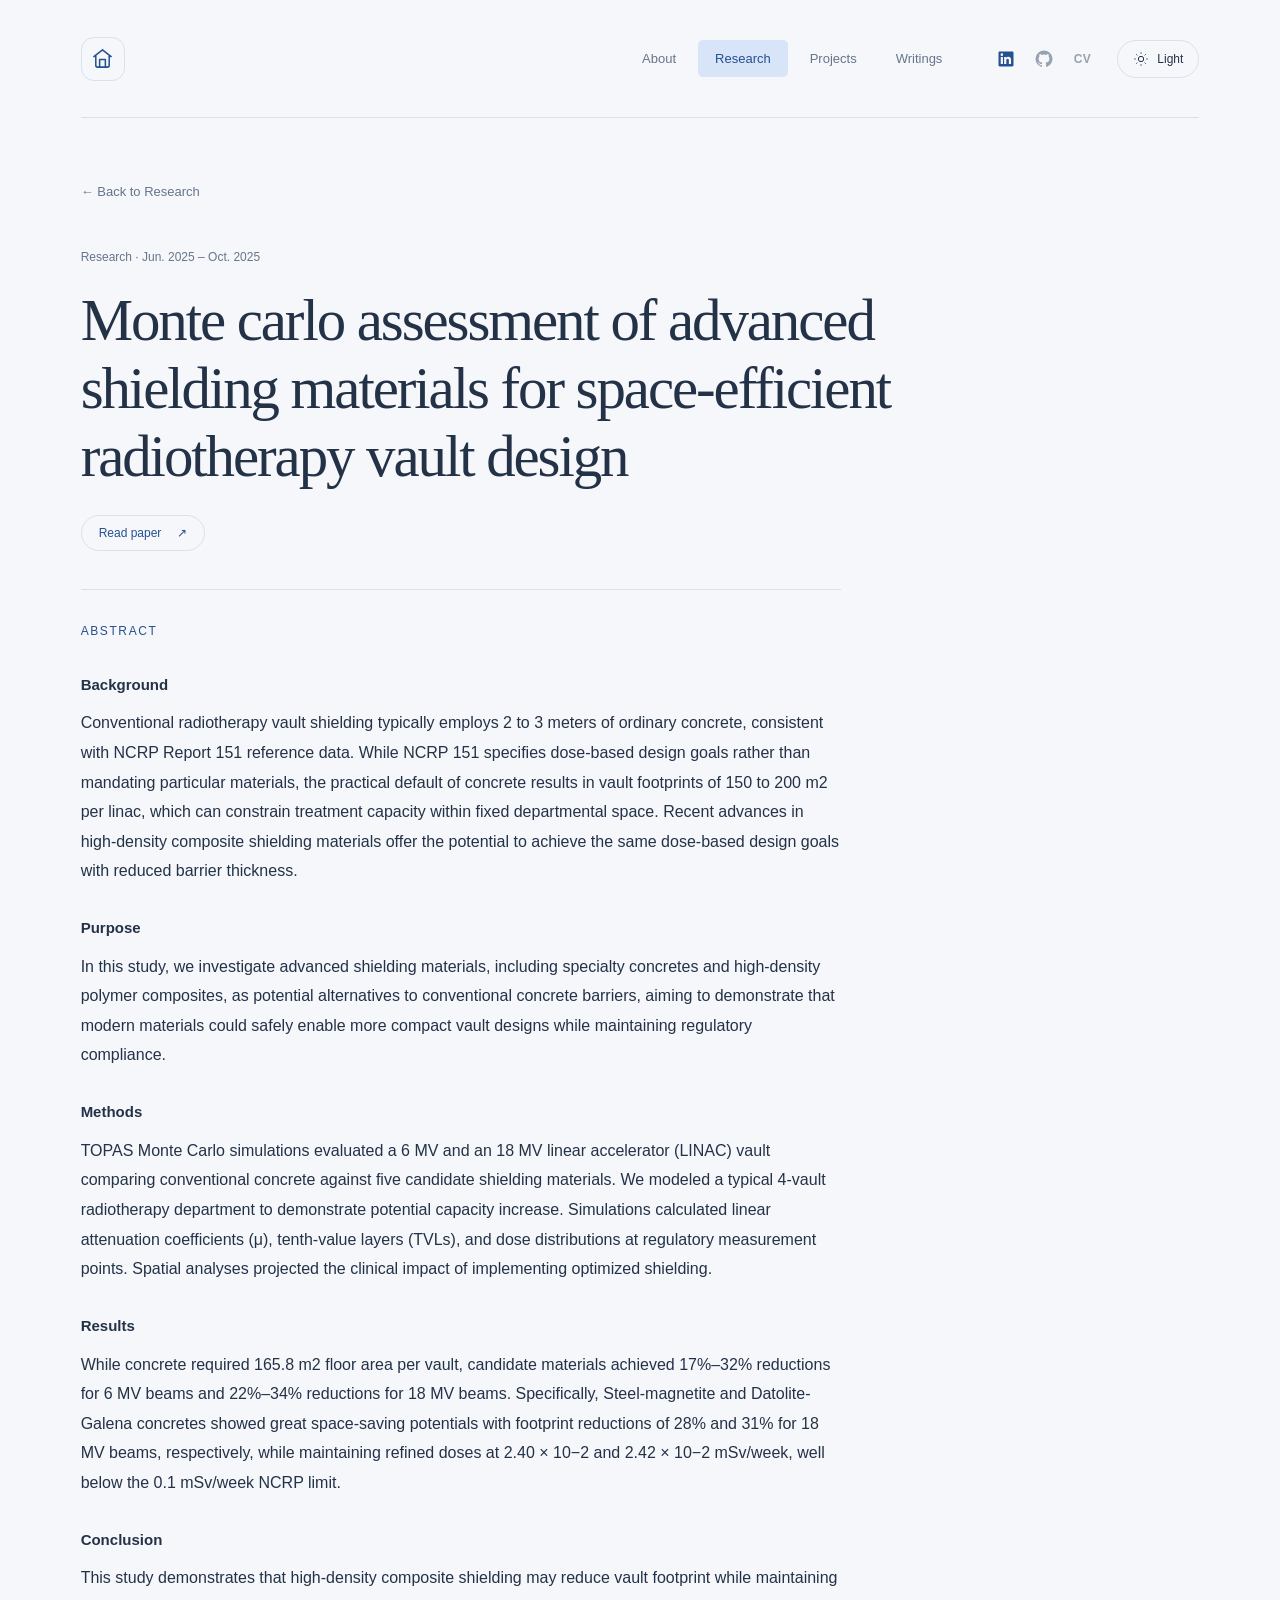
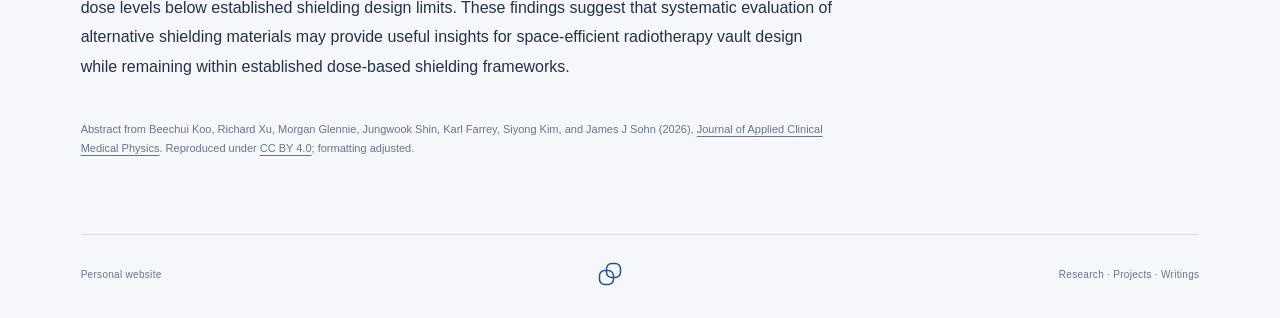
<file: shielding.html>
<!doctype html>
<html lang="en">
<head>
  <meta charset="utf-8">
  <meta name="viewport" content="width=device-width, initial-scale=1">
  <meta name="color-scheme" content="light dark">
  <meta name="description" content="Researched radiation shielding properties of nanomaterials by measuring radiation leakage in a simulated linear accelerator vault environment, using TOPAS Geant4">
  <title>Monte carlo assessment of advanced shielding materials for space-efficient radiotherapy vault design — Richard</title>
  <script>
    (() => {
      let theme;
      try { theme = localStorage.getItem('portfolio-theme'); } catch {}
      document.documentElement.dataset.theme = theme === 'light' || theme === 'dark'
        ? theme : (matchMedia('(prefers-color-scheme: dark)').matches ? 'dark' : 'light');
    })();
  </script>
  <link rel="icon" href="favicon.svg?v=4" type="image/svg+xml">
  <link rel="stylesheet" href="styles.css?v=7">
  <script src="script.js?v=4" defer></script>
</head>
<body class="detail-page">
  <a class="skip-link" href="#main">Skip to content</a>
  <div class="site-shell">
    <header class="site-header">
      <a class="home-button" href="index.html#about" aria-label="Home" title="Home"><svg width="23" height="23" viewBox="0 0 24 24" fill="none" stroke="currentColor" stroke-width="1.6" stroke-linecap="round" stroke-linejoin="round" aria-hidden="true"><path d="m3 10 9-7 9 7M5 9v10a2 2 0 0 0 2 2h10a2 2 0 0 0 2-2V9M9 21v-8h6v8"/></svg></a>
      <nav aria-label="Portfolio sections">
        <div class="tabs" aria-label="Portfolio sections">
          <a class="tab" href="index.html#about">About</a>
          <a class="tab" href="index.html#research" aria-current="page">Research</a>
          <a class="tab" href="index.html#projects">Projects</a>
          <a class="tab" href="index.html#writings">Writings</a>
        </div>
      </nav>
      <button class="theme-toggle" type="button" aria-label="Switch to dark mode" title="Switch to dark mode" aria-pressed="false">
        <svg class="sun" width="16" height="16" viewBox="0 0 24 24" fill="none" stroke="currentColor" stroke-width="1.5" aria-hidden="true"><circle cx="12" cy="12" r="4"/><path d="M12 2v2m0 16v2M2 12h2m16 0h2M5 5l1.5 1.5m11 11L19 19M5 19l1.5-1.5m11-11L19 5"/></svg>
        <svg class="moon" width="16" height="16" viewBox="0 0 24 24" fill="none" stroke="currentColor" stroke-width="1.5" aria-hidden="true"><path d="M20.8 14A9 9 0 0 1 10 3.2 9 9 0 1 0 20.8 14Z"/></svg>
        <span class="theme-label">Light</span>
      </button>
    </header>
    <main id="main" tabindex="-1">
      <article class="detail-article">
        <a class="back-link" href="index.html#research"><span aria-hidden="true">← </span>Back to Research</a>
        <div class="detail-meta">Research<span aria-hidden="true"> · </span>Jun. 2025 – Oct. 2025</div>
        <h1 class="detail-title">Monte carlo assessment of advanced shielding materials for space-efficient radiotherapy vault design</h1>
        <a class="source-button" href="https://pubmed.ncbi.nlm.nih.gov/42533604/" target="_blank" rel="noopener noreferrer">Read paper<span aria-hidden="true"> ↗</span></a>
        <section class="detail-body" aria-labelledby="detail-label">
          <h2 id="detail-label">Abstract</h2>
          <h3>Background</h3>
<p>Conventional radiotherapy vault shielding typically employs 2 to 3 meters of ordinary concrete, consistent with NCRP Report 151 reference data. While NCRP 151 specifies dose‐based design goals rather than mandating particular materials, the practical default of concrete results in vault footprints of 150 to 200 m2 per linac, which can constrain treatment capacity within fixed departmental space. Recent advances in high‐density composite shielding materials offer the potential to achieve the same dose‐based design goals with reduced barrier thickness.</p>
<h3>Purpose</h3>
<p>In this study, we investigate advanced shielding materials, including specialty concretes and high‐density polymer composites, as potential alternatives to conventional concrete barriers, aiming to demonstrate that modern materials could safely enable more compact vault designs while maintaining regulatory compliance.</p>
<h3>Methods</h3>
<p>TOPAS Monte Carlo simulations evaluated a 6 MV and an 18 MV linear accelerator (LINAC) vault comparing conventional concrete against five candidate shielding materials. We modeled a typical 4‐vault radiotherapy department to demonstrate potential capacity increase. Simulations calculated linear attenuation coefficients (μ), tenth‐value layers (TVLs), and dose distributions at regulatory measurement points. Spatial analyses projected the clinical impact of implementing optimized shielding.</p>
<h3>Results</h3>
<p>While concrete required 165.8 m2 floor area per vault, candidate materials achieved 17%–32% reductions for 6 MV beams and 22%–34% reductions for 18 MV beams. Specifically, Steel‐magnetite and Datolite‐Galena concretes showed great space‐saving potentials with footprint reductions of 28% and 31% for 18 MV beams, respectively, while maintaining refined doses at 2.40 × 10−2 and 2.42 × 10−2 mSv/week, well below the 0.1 mSv/week NCRP limit.</p>
<h3>Conclusion</h3>
<p>This study demonstrates that high‐density composite shielding may reduce vault footprint while maintaining dose levels below established shielding design limits. These findings suggest that systematic evaluation of alternative shielding materials may provide useful insights for space‐efficient radiotherapy vault design while remaining within established dose‐based shielding frameworks.</p>
        </section>
        <p class="source-note">Abstract from Beechui Koo, Richard Xu, Morgan Glennie, Jungwook Shin, Karl Farrey, Siyong Kim, and James J Sohn (2026), <a href="https://pmc.ncbi.nlm.nih.gov/articles/PMC13425604/">Journal of Applied Clinical Medical Physics</a>. Reproduced under <a href="https://creativecommons.org/licenses/by/4.0/">CC BY 4.0</a>; formatting adjusted.</p>
      </article>
    </main>
    <footer class="site-footer"><span>Personal website</span><svg class="footer-mark" width="28" height="28" viewBox="0 0 32 32" fill="none" stroke="currentColor" stroke-width="1.7" aria-hidden="true"><rect x="4" y="12" width="16" height="16" rx="6"/><rect x="12" y="4" width="16" height="16" rx="6"/></svg><span>Research · Projects · Writings</span></footer>
  </div>
</body>
</html>
</file>
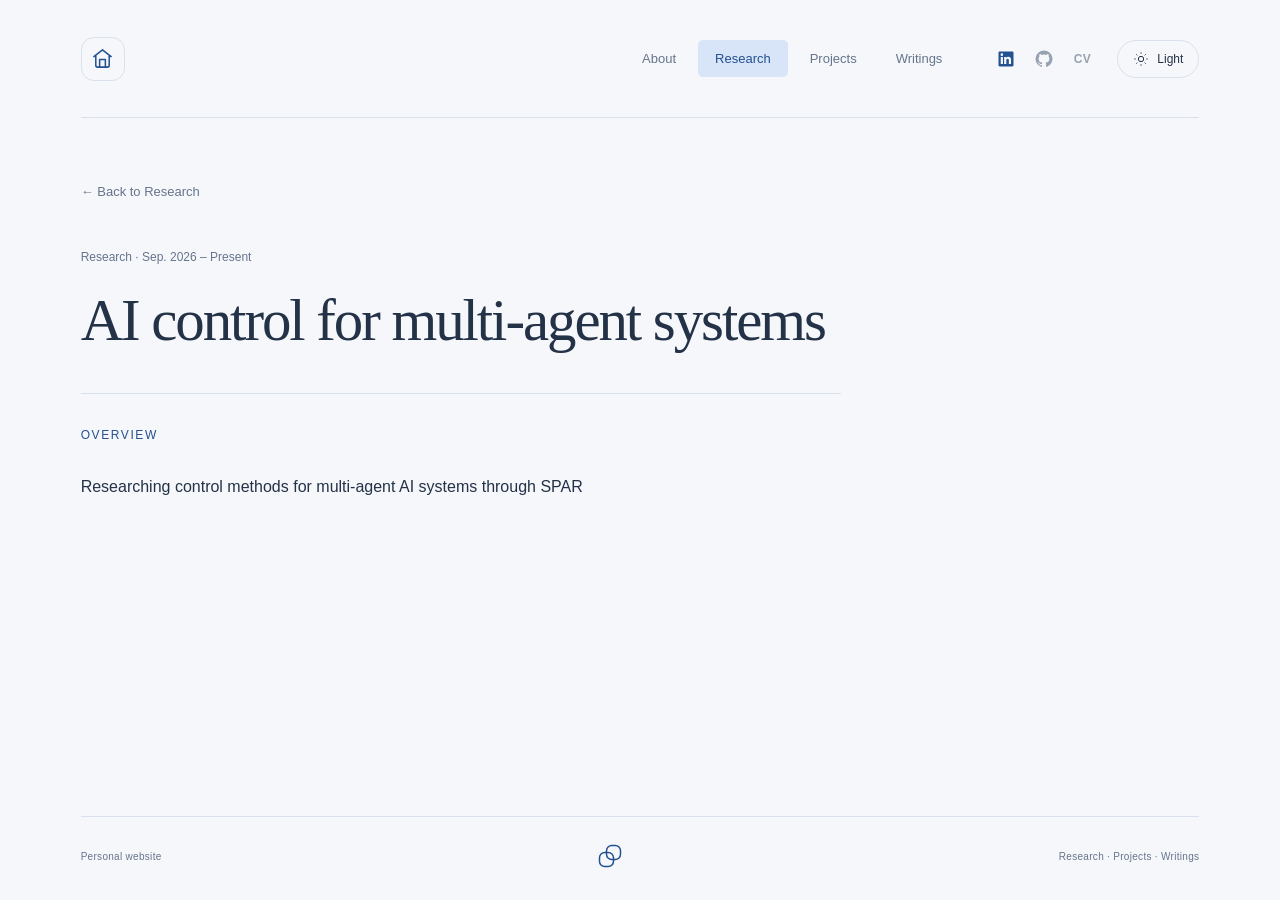
<file: spar.html>
<!doctype html>
<html lang="en">
<head>
  <meta charset="utf-8">
  <meta name="viewport" content="width=device-width, initial-scale=1">
  <meta name="color-scheme" content="light dark">
  <meta name="description" content="Researching control methods for multi-agent AI systems through SPAR">
  <title>AI control for multi-agent systems — Richard</title>
  <script>
    (() => {
      let theme;
      try { theme = localStorage.getItem('portfolio-theme'); } catch {}
      document.documentElement.dataset.theme = theme === 'light' || theme === 'dark'
        ? theme : (matchMedia('(prefers-color-scheme: dark)').matches ? 'dark' : 'light');
    })();
  </script>
  <link rel="icon" href="favicon.svg?v=4" type="image/svg+xml">
  <link rel="stylesheet" href="styles.css?v=7">
  <script src="script.js?v=4" defer></script>
</head>
<body class="detail-page">
  <a class="skip-link" href="#main">Skip to content</a>
  <div class="site-shell">
    <header class="site-header">
      <a class="home-button" href="index.html#about" aria-label="Home" title="Home"><svg width="23" height="23" viewBox="0 0 24 24" fill="none" stroke="currentColor" stroke-width="1.6" stroke-linecap="round" stroke-linejoin="round" aria-hidden="true"><path d="m3 10 9-7 9 7M5 9v10a2 2 0 0 0 2 2h10a2 2 0 0 0 2-2V9M9 21v-8h6v8"/></svg></a>
      <nav aria-label="Portfolio sections">
        <div class="tabs" aria-label="Portfolio sections">
          <a class="tab" href="index.html#about">About</a>
          <a class="tab" href="index.html#research" aria-current="page">Research</a>
          <a class="tab" href="index.html#projects">Projects</a>
          <a class="tab" href="index.html#writings">Writings</a>
        </div>
      </nav>
      <button class="theme-toggle" type="button" aria-label="Switch to dark mode" title="Switch to dark mode" aria-pressed="false">
        <svg class="sun" width="16" height="16" viewBox="0 0 24 24" fill="none" stroke="currentColor" stroke-width="1.5" aria-hidden="true"><circle cx="12" cy="12" r="4"/><path d="M12 2v2m0 16v2M2 12h2m16 0h2M5 5l1.5 1.5m11 11L19 19M5 19l1.5-1.5m11-11L19 5"/></svg>
        <svg class="moon" width="16" height="16" viewBox="0 0 24 24" fill="none" stroke="currentColor" stroke-width="1.5" aria-hidden="true"><path d="M20.8 14A9 9 0 0 1 10 3.2 9 9 0 1 0 20.8 14Z"/></svg>
        <span class="theme-label">Light</span>
      </button>
    </header>
    <main id="main" tabindex="-1">
      <article class="detail-article">
        <a class="back-link" href="index.html#research"><span aria-hidden="true">← </span>Back to Research</a>
        <div class="detail-meta">Research<span aria-hidden="true"> · </span>Sep. 2026 – Present</div>
        <h1 class="detail-title">AI control for multi-agent systems</h1>
        
        <section class="detail-body" aria-labelledby="detail-label">
          <h2 id="detail-label">Overview</h2>
          <p>Researching control methods for multi-agent AI systems through SPAR</p>
        </section>
        
      </article>
    </main>
    <footer class="site-footer"><span>Personal website</span><svg class="footer-mark" width="28" height="28" viewBox="0 0 32 32" fill="none" stroke="currentColor" stroke-width="1.7" aria-hidden="true"><rect x="4" y="12" width="16" height="16" rx="6"/><rect x="12" y="4" width="16" height="16" rx="6"/></svg><span>Research · Projects · Writings</span></footer>
  </div>
</body>
</html>
</file>
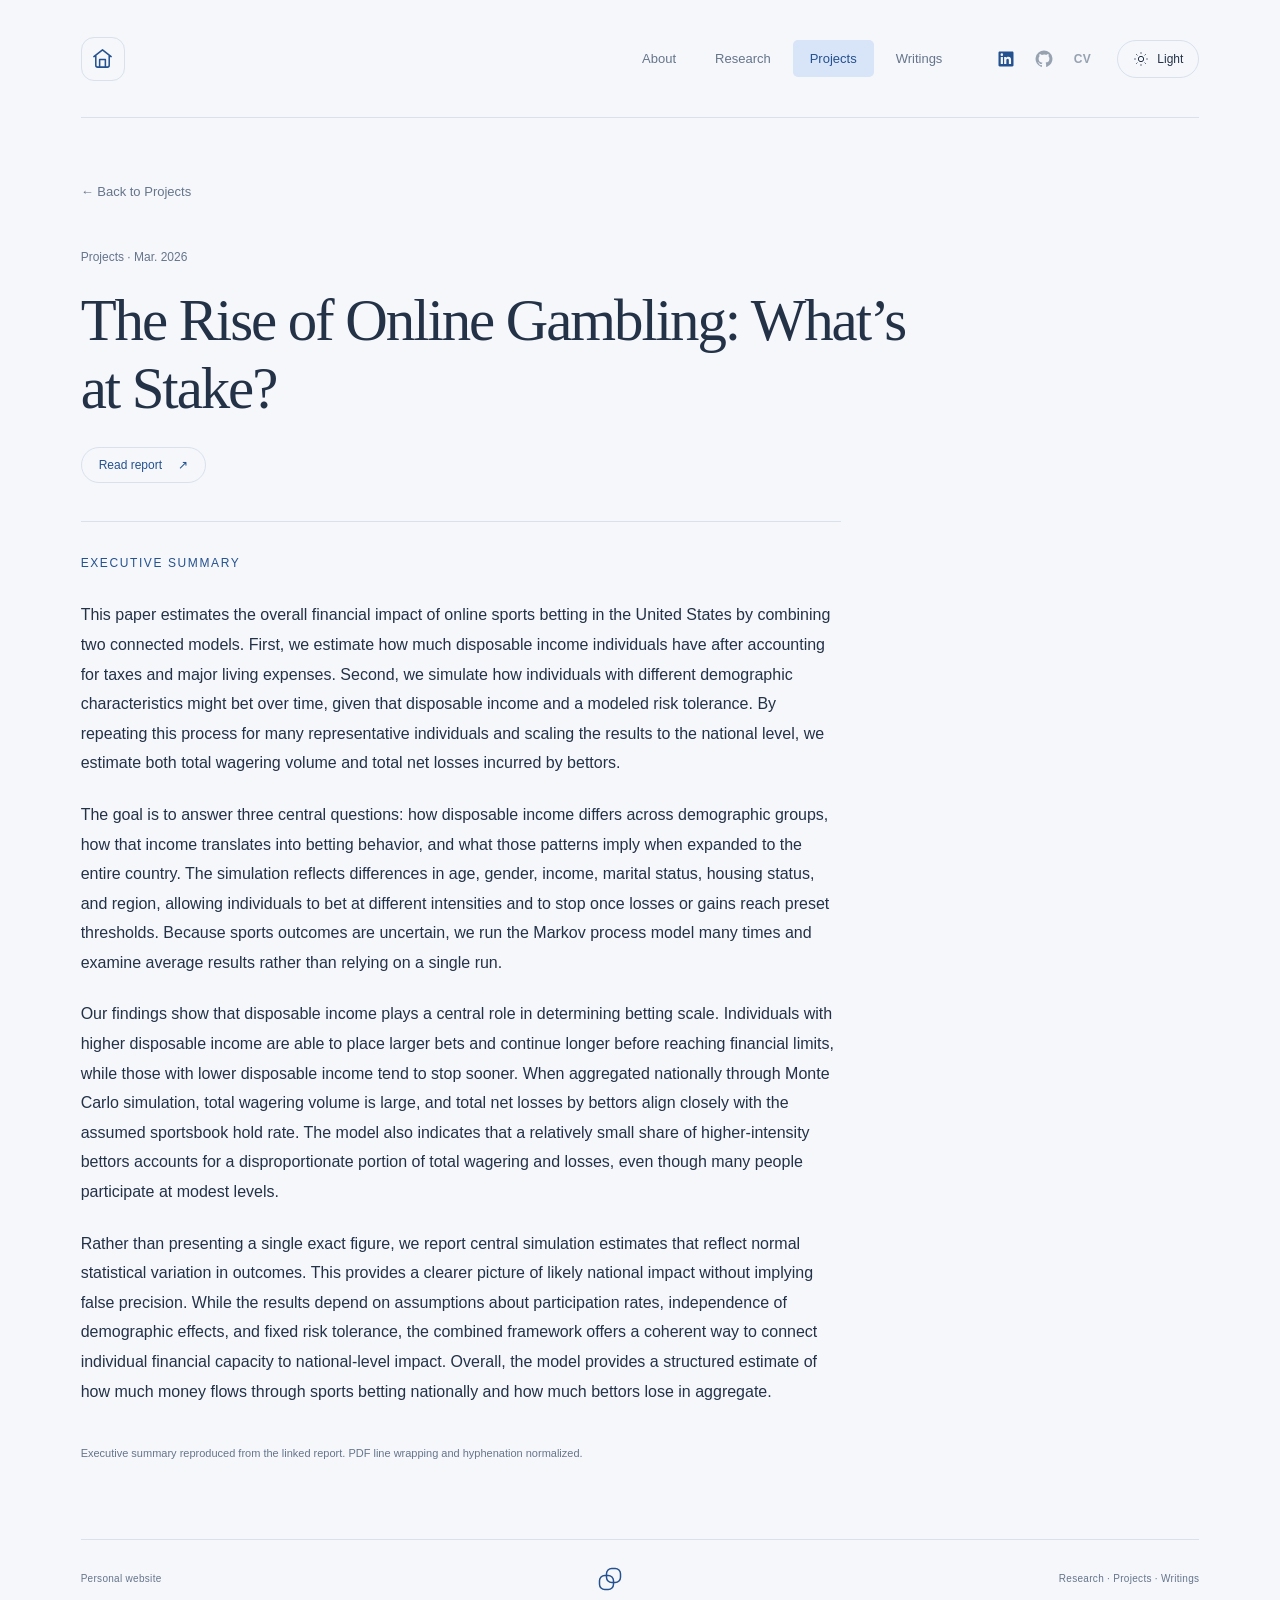
<file: sports-betting.html>
<!doctype html>
<html lang="en">
<head>
  <meta charset="utf-8">
  <meta name="viewport" content="width=device-width, initial-scale=1">
  <meta name="color-scheme" content="light dark">
  <meta name="description" content="MathWorks Math Modeling Challenge; Developed mathematical models to simulate sports gambling across the United States">
  <title>The Rise of Online Gambling: What’s at Stake? — Richard</title>
  <script>
    (() => {
      let theme;
      try { theme = localStorage.getItem('portfolio-theme'); } catch {}
      document.documentElement.dataset.theme = theme === 'light' || theme === 'dark'
        ? theme : (matchMedia('(prefers-color-scheme: dark)').matches ? 'dark' : 'light');
    })();
  </script>
  <link rel="icon" href="favicon.svg?v=4" type="image/svg+xml">
  <link rel="stylesheet" href="styles.css?v=7">
  <script src="script.js?v=4" defer></script>
</head>
<body class="detail-page">
  <a class="skip-link" href="#main">Skip to content</a>
  <div class="site-shell">
    <header class="site-header">
      <a class="home-button" href="index.html#about" aria-label="Home" title="Home"><svg width="23" height="23" viewBox="0 0 24 24" fill="none" stroke="currentColor" stroke-width="1.6" stroke-linecap="round" stroke-linejoin="round" aria-hidden="true"><path d="m3 10 9-7 9 7M5 9v10a2 2 0 0 0 2 2h10a2 2 0 0 0 2-2V9M9 21v-8h6v8"/></svg></a>
      <nav aria-label="Portfolio sections">
        <div class="tabs" aria-label="Portfolio sections">
          <a class="tab" href="index.html#about">About</a>
          <a class="tab" href="index.html#research">Research</a>
          <a class="tab" href="index.html#projects" aria-current="page">Projects</a>
          <a class="tab" href="index.html#writings">Writings</a>
        </div>
      </nav>
      <button class="theme-toggle" type="button" aria-label="Switch to dark mode" title="Switch to dark mode" aria-pressed="false">
        <svg class="sun" width="16" height="16" viewBox="0 0 24 24" fill="none" stroke="currentColor" stroke-width="1.5" aria-hidden="true"><circle cx="12" cy="12" r="4"/><path d="M12 2v2m0 16v2M2 12h2m16 0h2M5 5l1.5 1.5m11 11L19 19M5 19l1.5-1.5m11-11L19 5"/></svg>
        <svg class="moon" width="16" height="16" viewBox="0 0 24 24" fill="none" stroke="currentColor" stroke-width="1.5" aria-hidden="true"><path d="M20.8 14A9 9 0 0 1 10 3.2 9 9 0 1 0 20.8 14Z"/></svg>
        <span class="theme-label">Light</span>
      </button>
    </header>
    <main id="main" tabindex="-1">
      <article class="detail-article">
        <a class="back-link" href="index.html#projects"><span aria-hidden="true">← </span>Back to Projects</a>
        <div class="detail-meta">Projects<span aria-hidden="true"> · </span>Mar. 2026</div>
        <h1 class="detail-title">The Rise of Online Gambling: What’s at Stake?</h1>
        <a class="source-button" href="https://drive.google.com/file/d/1uQ4cprEqgBDHy7lutywysTjgt7WCixGD/view?usp=drive_link" target="_blank" rel="noopener noreferrer">Read report<span aria-hidden="true"> ↗</span></a>
        <section class="detail-body" aria-labelledby="detail-label">
          <h2 id="detail-label">Executive summary</h2>
          <p>This paper estimates the overall financial impact of online sports betting in the United States by combining two connected models. First, we estimate how much disposable income individuals have after accounting for taxes and major living expenses. Second, we simulate how individuals with different demographic characteristics might bet over time, given that disposable income and a modeled risk tolerance. By repeating this process for many representative individuals and scaling the results to the national level, we estimate both total wagering volume and total net losses incurred by bettors.</p>
<p>The goal is to answer three central questions: how disposable income differs across demographic groups, how that income translates into betting behavior, and what those patterns imply when expanded to the entire country. The simulation reflects differences in age, gender, income, marital status, housing status, and region, allowing individuals to bet at different intensities and to stop once losses or gains reach preset thresholds. Because sports outcomes are uncertain, we run the Markov process model many times and examine average results rather than relying on a single run.</p>
<p>Our findings show that disposable income plays a central role in determining betting scale. Individuals with higher disposable income are able to place larger bets and continue longer before reaching financial limits, while those with lower disposable income tend to stop sooner. When aggregated nationally through Monte Carlo simulation, total wagering volume is large, and total net losses by bettors align closely with the assumed sportsbook hold rate. The model also indicates that a relatively small share of higher-intensity bettors accounts for a disproportionate portion of total wagering and losses, even though many people participate at modest levels.</p>
<p>Rather than presenting a single exact figure, we report central simulation estimates that reflect normal statistical variation in outcomes. This provides a clearer picture of likely national impact without implying false precision. While the results depend on assumptions about participation rates, independence of demographic effects, and fixed risk tolerance, the combined framework offers a coherent way to connect individual financial capacity to national-level impact. Overall, the model provides a structured estimate of how much money flows through sports betting nationally and how much bettors lose in aggregate.</p>
        </section>
        <p class="source-note">Executive summary reproduced from the linked report. PDF line wrapping and hyphenation normalized.</p>
      </article>
    </main>
    <footer class="site-footer"><span>Personal website</span><svg class="footer-mark" width="28" height="28" viewBox="0 0 32 32" fill="none" stroke="currentColor" stroke-width="1.7" aria-hidden="true"><rect x="4" y="12" width="16" height="16" rx="6"/><rect x="12" y="4" width="16" height="16" rx="6"/></svg><span>Research · Projects · Writings</span></footer>
  </div>
</body>
</html>
</file>
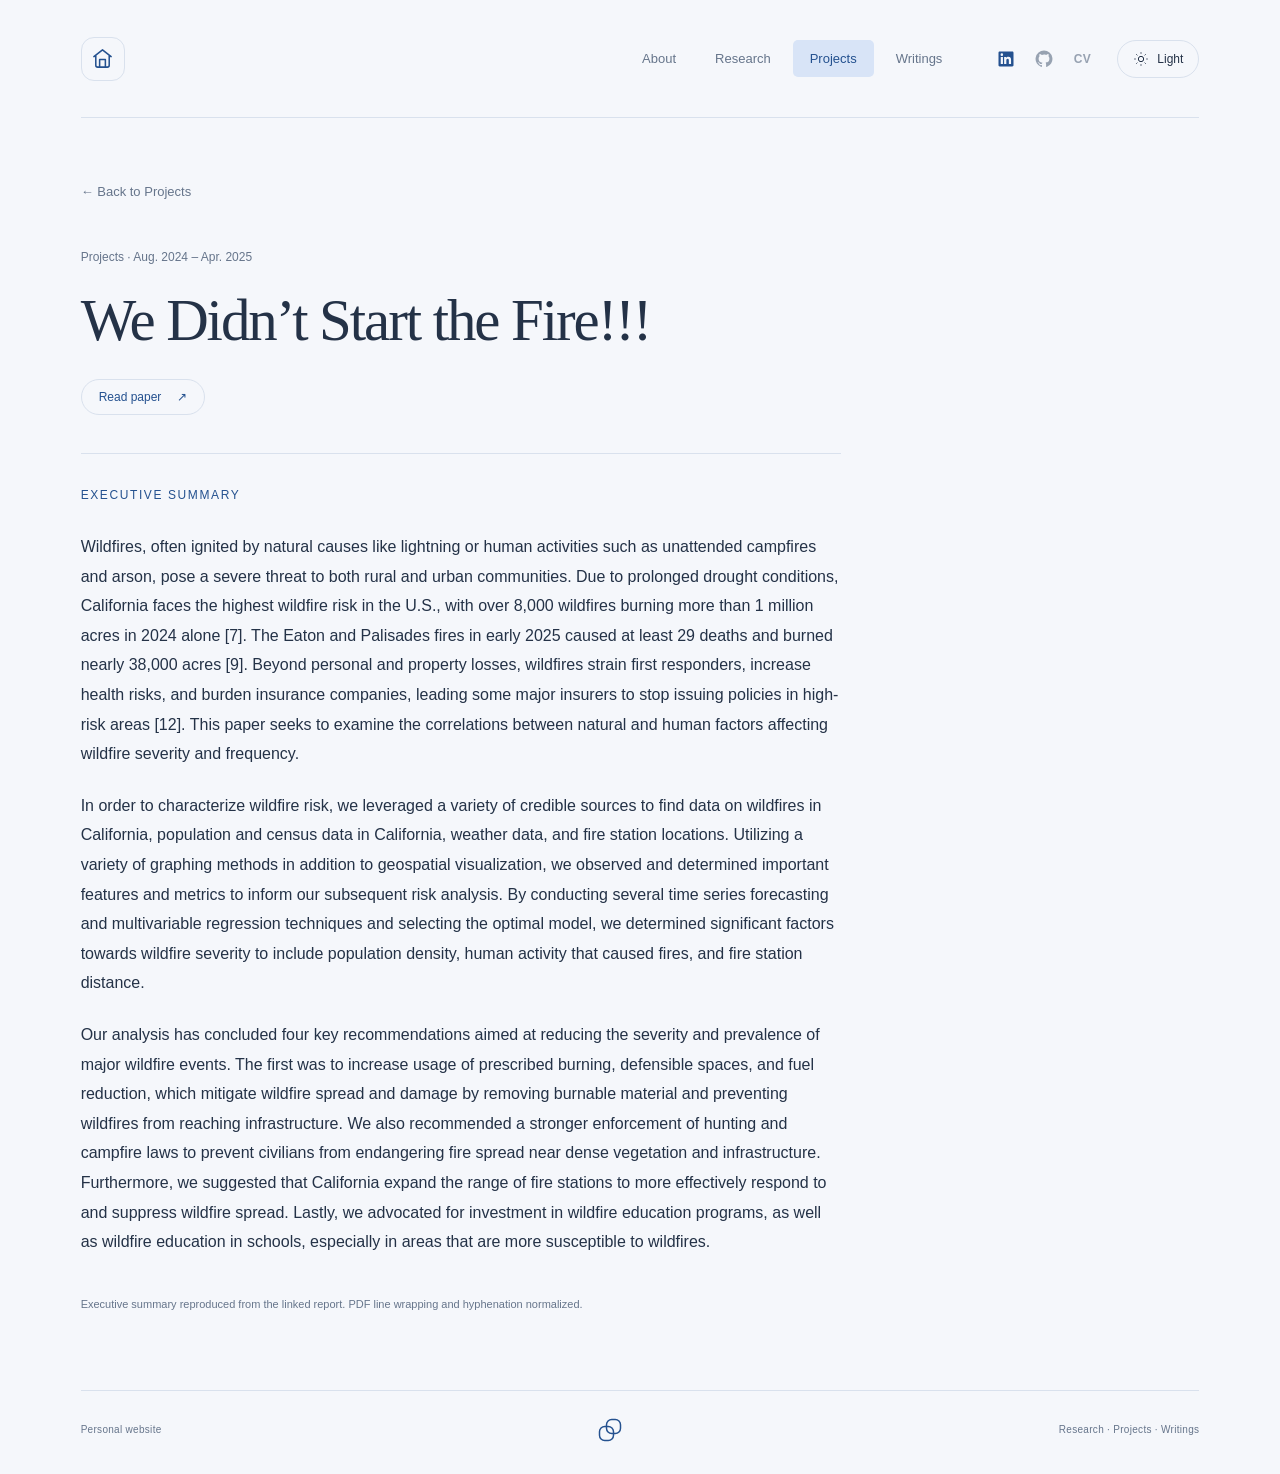
<file: wildfire.html>
<!doctype html>
<html lang="en">
<head>
  <meta charset="utf-8">
  <meta name="viewport" content="width=device-width, initial-scale=1">
  <meta name="color-scheme" content="light dark">
  <meta name="description" content="Modeling The Future Challenge; Developed mathematical models for wildfire effects in California and created mitigation strategies (e.g. prescribed burns) informed by model outputs">
  <title>We Didn’t Start the Fire!!! — Richard</title>
  <script>
    (() => {
      let theme;
      try { theme = localStorage.getItem('portfolio-theme'); } catch {}
      document.documentElement.dataset.theme = theme === 'light' || theme === 'dark'
        ? theme : (matchMedia('(prefers-color-scheme: dark)').matches ? 'dark' : 'light');
    })();
  </script>
  <link rel="icon" href="favicon.svg?v=4" type="image/svg+xml">
  <link rel="stylesheet" href="styles.css?v=7">
  <script src="script.js?v=4" defer></script>
</head>
<body class="detail-page">
  <a class="skip-link" href="#main">Skip to content</a>
  <div class="site-shell">
    <header class="site-header">
      <a class="home-button" href="index.html#about" aria-label="Home" title="Home"><svg width="23" height="23" viewBox="0 0 24 24" fill="none" stroke="currentColor" stroke-width="1.6" stroke-linecap="round" stroke-linejoin="round" aria-hidden="true"><path d="m3 10 9-7 9 7M5 9v10a2 2 0 0 0 2 2h10a2 2 0 0 0 2-2V9M9 21v-8h6v8"/></svg></a>
      <nav aria-label="Portfolio sections">
        <div class="tabs" aria-label="Portfolio sections">
          <a class="tab" href="index.html#about">About</a>
          <a class="tab" href="index.html#research">Research</a>
          <a class="tab" href="index.html#projects" aria-current="page">Projects</a>
          <a class="tab" href="index.html#writings">Writings</a>
        </div>
      </nav>
      <button class="theme-toggle" type="button" aria-label="Switch to dark mode" title="Switch to dark mode" aria-pressed="false">
        <svg class="sun" width="16" height="16" viewBox="0 0 24 24" fill="none" stroke="currentColor" stroke-width="1.5" aria-hidden="true"><circle cx="12" cy="12" r="4"/><path d="M12 2v2m0 16v2M2 12h2m16 0h2M5 5l1.5 1.5m11 11L19 19M5 19l1.5-1.5m11-11L19 5"/></svg>
        <svg class="moon" width="16" height="16" viewBox="0 0 24 24" fill="none" stroke="currentColor" stroke-width="1.5" aria-hidden="true"><path d="M20.8 14A9 9 0 0 1 10 3.2 9 9 0 1 0 20.8 14Z"/></svg>
        <span class="theme-label">Light</span>
      </button>
    </header>
    <main id="main" tabindex="-1">
      <article class="detail-article">
        <a class="back-link" href="index.html#projects"><span aria-hidden="true">← </span>Back to Projects</a>
        <div class="detail-meta">Projects<span aria-hidden="true"> · </span>Aug. 2024 – Apr. 2025</div>
        <h1 class="detail-title">We Didn’t Start the Fire!!!</h1>
        <a class="source-button" href="https://drive.google.com/file/d/1rIWxt44AqWTfbbgwSWkomcDn6R0qfO4R/view?usp=sharing" target="_blank" rel="noopener noreferrer">Read paper<span aria-hidden="true"> ↗</span></a>
        <section class="detail-body" aria-labelledby="detail-label">
          <h2 id="detail-label">Executive summary</h2>
          <p>Wildfires, often ignited by natural causes like lightning or human activities such as unattended campfires and arson, pose a severe threat to both rural and urban communities. Due to prolonged drought conditions, California faces the highest wildfire risk in the U.S., with over 8,000 wildfires burning more than 1 million acres in 2024 alone [7]. The Eaton and Palisades fires in early 2025 caused at least 29 deaths and burned nearly 38,000 acres [9]. Beyond personal and property losses, wildfires strain first responders, increase health risks, and burden insurance companies, leading some major insurers to stop issuing policies in high-risk areas [12]. This paper seeks to examine the correlations between natural and human factors affecting wildfire severity and frequency.</p>
<p>In order to characterize wildfire risk, we leveraged a variety of credible sources to find data on wildfires in California, population and census data in California, weather data, and fire station locations. Utilizing a variety of graphing methods in addition to geospatial visualization, we observed and determined important features and metrics to inform our subsequent risk analysis. By conducting several time series forecasting and multivariable regression techniques and selecting the optimal model, we determined significant factors towards wildfire severity to include population density, human activity that caused fires, and fire station distance.</p>
<p>Our analysis has concluded four key recommendations aimed at reducing the severity and prevalence of major wildfire events. The first was to increase usage of prescribed burning, defensible spaces, and fuel reduction, which mitigate wildfire spread and damage by removing burnable material and preventing wildfires from reaching infrastructure. We also recommended a stronger enforcement of hunting and campfire laws to prevent civilians from endangering fire spread near dense vegetation and infrastructure. Furthermore, we suggested that California expand the range of fire stations to more effectively respond to and suppress wildfire spread. Lastly, we advocated for investment in wildfire education programs, as well as wildfire education in schools, especially in areas that are more susceptible to wildfires.</p>
        </section>
        <p class="source-note">Executive summary reproduced from the linked report. PDF line wrapping and hyphenation normalized.</p>
      </article>
    </main>
    <footer class="site-footer"><span>Personal website</span><svg class="footer-mark" width="28" height="28" viewBox="0 0 32 32" fill="none" stroke="currentColor" stroke-width="1.7" aria-hidden="true"><rect x="4" y="12" width="16" height="16" rx="6"/><rect x="12" y="4" width="16" height="16" rx="6"/></svg><span>Research · Projects · Writings</span></footer>
  </div>
</body>
</html>
</file>
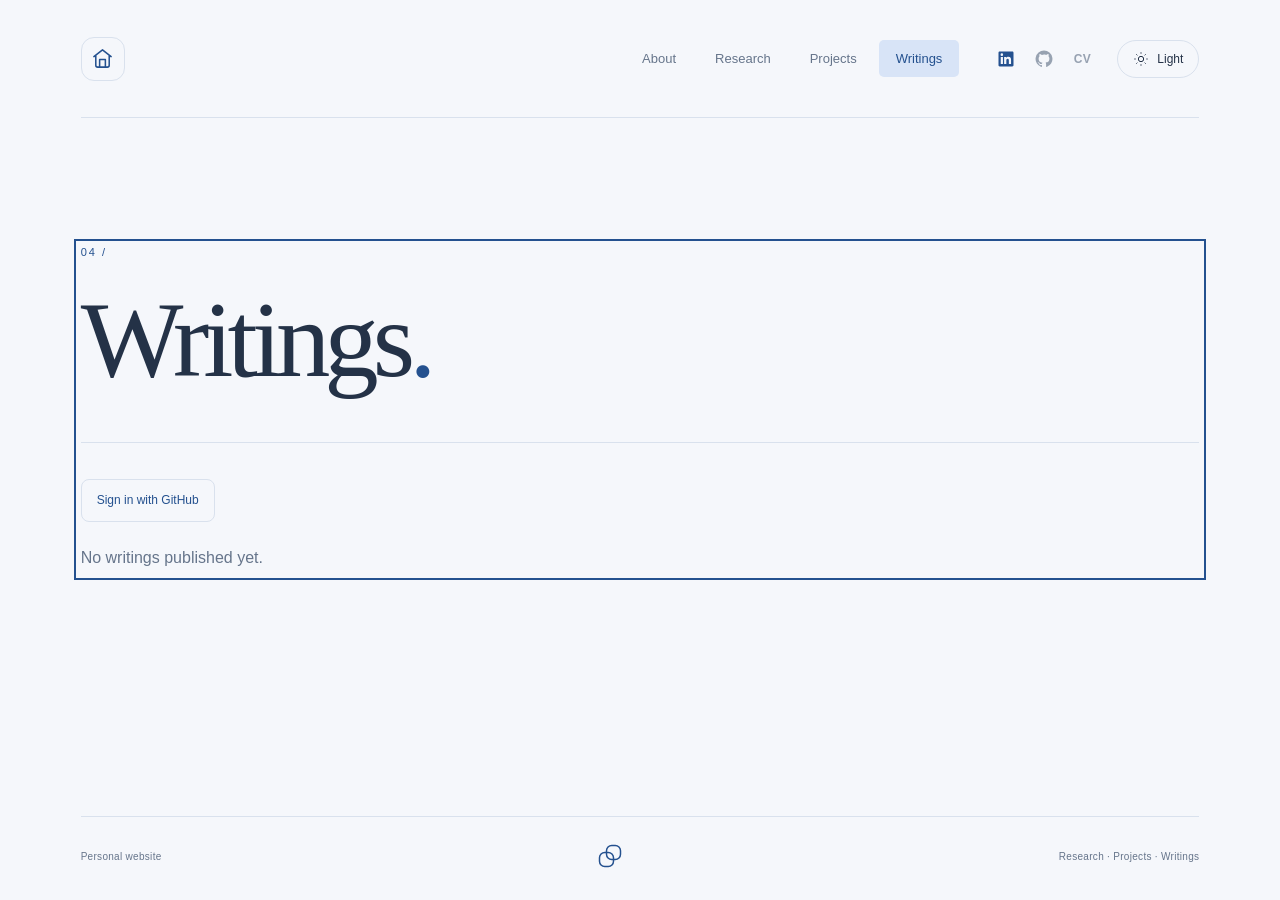
<file: writer.html>
<!doctype html>
<html lang="en">
<head>
  <meta charset="utf-8">
  <meta name="viewport" content="width=device-width, initial-scale=1">
  <meta name="robots" content="noindex, nofollow">
  <meta name="referrer" content="no-referrer">
  <meta http-equiv="refresh" content="0;url=https://richardxu257.github.io/#writings">
  <link rel="stylesheet" href="styles.css?v=7">
  <title>Writing desk — Richard</title>
</head>
<body><div class="site-shell"><main><h1 class="detail-title">Your writing desk.</h1><p><a href="https://richardxu257.github.io/#writings">Sign in with GitHub to open your private drafts →</a></p><p><a href="index.html#writings">Back to Writings</a></p></main></div></body>
</html>
</file>
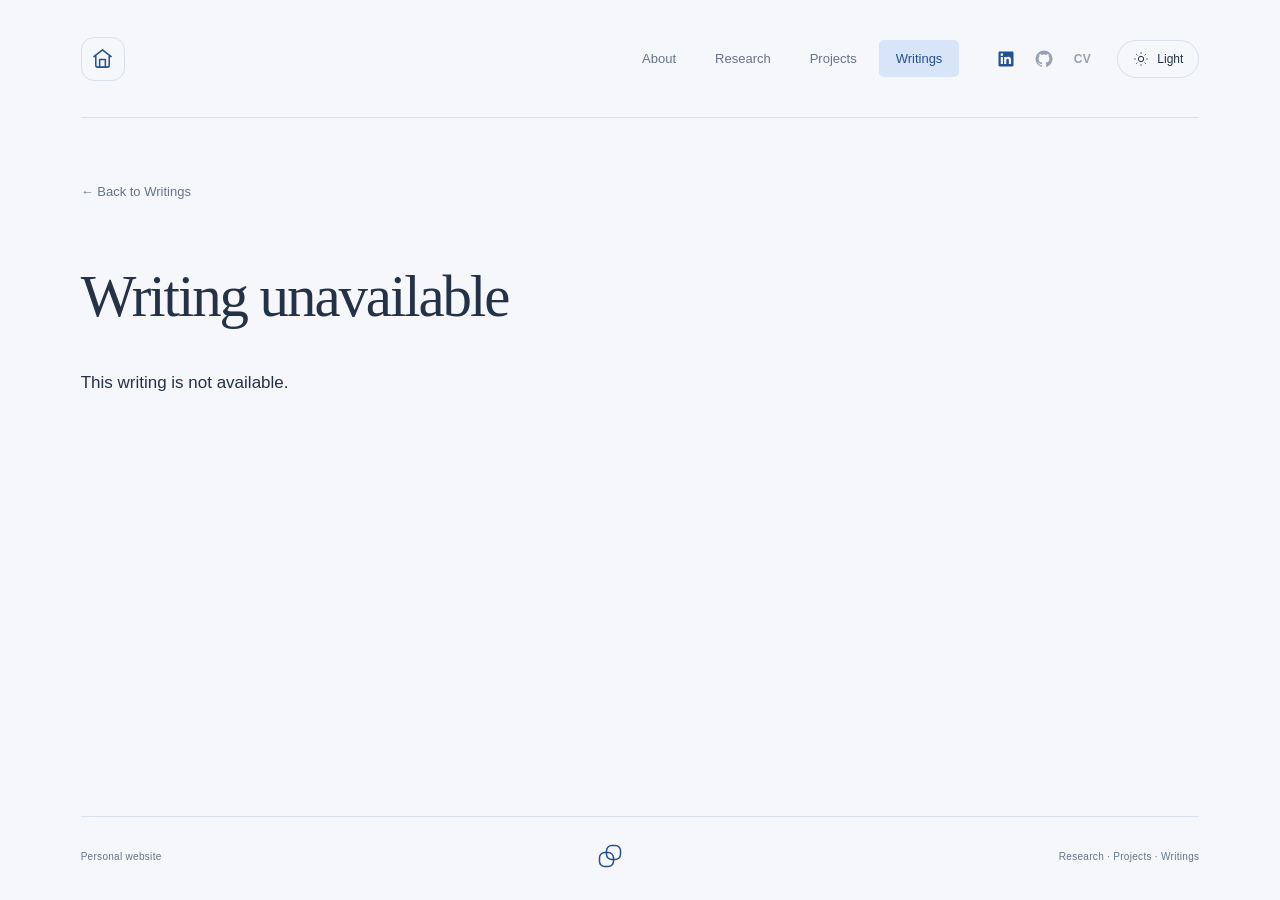
<file: writing.html>
<!doctype html>
<html lang="en">
<head>
  <meta charset="utf-8">
  <meta name="viewport" content="width=device-width, initial-scale=1">
  <meta name="color-scheme" content="light dark">
  <meta name="description" content="Writings by Richard.">
  <title>Writing — Richard</title>
  <script>
    (() => {
      let theme;
      try { theme = localStorage.getItem('portfolio-theme'); } catch {}
      document.documentElement.dataset.theme = theme === 'light' || theme === 'dark'
        ? theme : (matchMedia('(prefers-color-scheme: dark)').matches ? 'dark' : 'light');
    })();
  </script>
  <link rel="icon" href="favicon.svg?v=4" type="image/svg+xml">
  <link rel="stylesheet" href="styles.css?v=7">
  <script src="script.js?v=4" defer></script>
  <link rel="stylesheet" href="writing.css?v=1">
  <meta name="referrer" content="no-referrer">
  <script src="writings.js?v=1" defer></script>
</head>
<body class="detail-page">
  <a class="skip-link" href="#main">Skip to content</a>
  <div class="site-shell">
    <header class="site-header">
      <a class="home-button" href="index.html#about" aria-label="Home" title="Home"><svg width="23" height="23" viewBox="0 0 24 24" fill="none" stroke="currentColor" stroke-width="1.6" stroke-linecap="round" stroke-linejoin="round" aria-hidden="true"><path d="m3 10 9-7 9 7M5 9v10a2 2 0 0 0 2 2h10a2 2 0 0 0 2-2V9M9 21v-8h6v8"/></svg></a>
      <nav aria-label="Portfolio sections">
        <div class="tabs" aria-label="Portfolio sections">
          <a class="tab" href="index.html#about">About</a>
          <a class="tab" href="index.html#research">Research</a>
          <a class="tab" href="index.html#projects">Projects</a>
          <a class="tab" href="index.html#writings" aria-current="page">Writings</a>
        </div>
      </nav>
      <button class="theme-toggle" type="button" aria-label="Switch to dark mode" title="Switch to dark mode" aria-pressed="false">
        <svg class="sun" width="16" height="16" viewBox="0 0 24 24" fill="none" stroke="currentColor" stroke-width="1.5" aria-hidden="true"><circle cx="12" cy="12" r="4"/><path d="M12 2v2m0 16v2M2 12h2m16 0h2M5 5l1.5 1.5m11 11L19 19M5 19l1.5-1.5m11-11L19 5"/></svg>
        <svg class="moon" width="16" height="16" viewBox="0 0 24 24" fill="none" stroke="currentColor" stroke-width="1.5" aria-hidden="true"><path d="M20.8 14A9 9 0 0 1 10 3.2 9 9 0 1 0 20.8 14Z"/></svg>
        <span class="theme-label">Light</span>
      </button>
    </header>
    <main id="main" tabindex="-1"><article id="published-writing" class="detail-article"><a class="back-link" href="index.html#writings">← Back to Writings</a><p><time class="writing-date"></time></p><h1 class="detail-title">Loading writing…</h1><div class="writing-body"></div></article></main>
    <footer class="site-footer"><span>Personal website</span><svg class="footer-mark" width="28" height="28" viewBox="0 0 32 32" fill="none" stroke="currentColor" stroke-width="1.7" aria-hidden="true"><rect x="4" y="12" width="16" height="16" rx="6"/><rect x="12" y="4" width="16" height="16" rx="6"/></svg><span>Research · Projects · Writings</span></footer>
  </div>
</body>
</html>
</file>
<file: styles.css>
:root {
  color-scheme: light;
  --background: #f5f7fb;
  --text: #243247;
  --muted: #66758b;
  --line: #d9e1ed;
  --accent: #24518f;
  --selected: #d8e4f7;
  --button: #ebf0f7;
}
:root[data-theme="dark"] {
  color-scheme: dark;
  --background: #171f2b;
  --text: #e5edf8;
  --muted: #9fadc3;
  --line: #303e54;
  --accent: #82a8e8;
  --selected: #223653;
  --button: #222f43;
}
* { box-sizing: border-box; }
body { margin: 0; background: var(--background); color: var(--text); font-family: -apple-system, BlinkMacSystemFont, "Segoe UI", sans-serif; -webkit-font-smoothing: antialiased; }
a { color: inherit; }
button { font: inherit; }
.site-shell { max-width: 1440px; min-height: 100svh; margin: 0 auto; padding: 0 clamp(24px, 6.3vw, 96px); display: flex; flex-direction: column; }
.site-header { min-height: 118px; display: flex; align-items: center; gap: 30px; border-bottom: 1px solid var(--line); }
.home-button { display: inline-flex; align-items: center; justify-content: center; flex-shrink: 0; width: 44px; height: 44px; border: 1px solid var(--line); border-radius: 13px; color: var(--accent); text-decoration: none; transition: background .18s, border-color .18s; }
.home-button:hover { background: var(--selected); border-color: var(--accent); }
nav { margin-left: auto; }
.tabs { display: flex; gap: 5px; }
.tab { padding: 11px 17px; border-radius: 5px; text-decoration: none; font-size: 13px; font-weight: 500; color: var(--muted); transition: background .18s, color .18s; }
.tab:hover { background: var(--button); color: var(--text); }
.tab[aria-selected="true"] { color: var(--accent); background: var(--selected); }
.theme-toggle { display: inline-flex; align-items: center; justify-content: center; gap: 8px; padding: 10px 13px; border: 1px solid var(--line); border-radius: 30px; background: transparent; color: var(--text); cursor: pointer; min-width: 82px; font-size: 12px; }
.theme-toggle:hover { background: var(--button); }
.moon { display: none; }
[data-theme="dark"] .sun { display: none; }
[data-theme="dark"] .moon { display: block; }
main { flex: 1; padding-top: clamp(68px, 10vw, 140px); padding-bottom: 64px; }
.section-heading { padding-bottom: 42px; border-bottom: 1px solid var(--line); }
.section-number { display: block; color: var(--accent); font-size: 11px; font-weight: 500; letter-spacing: 2px; margin-bottom: 22px; }
h1 { margin: 0; font-family: "Iowan Old Style", "Palatino Linotype", "Book Antiqua", Palatino, Georgia, serif; font-weight: 400; font-size: clamp(64px, 8.5vw, 116px); letter-spacing: -.055em; line-height: 1.1; }
.heading-period { color: var(--accent); }
.section-content { max-width: 760px; padding-top: 36px; line-height: 1.8; font-size: 16px; }
.section-content:empty { padding: 0; }
.section-content a { text-underline-offset: 4px; }
.section-content img { max-width: 100%; height: auto; }
.section-content h2, .section-content h3 { line-height: 1.3; }
.site-footer { display: flex; align-items: center; justify-content: space-between; gap: 20px; padding: 25px 0 30px; border-top: 1px solid var(--line); color: var(--muted); font-size: 10px; letter-spacing: .3px; }
.footer-mark { color: var(--accent); flex-shrink: 0; }
:focus-visible { outline: 2px solid var(--accent); outline-offset: 5px; }
main:focus { outline: none; }
.skip-link { position: fixed; top: -80px; left: 20px; padding: 12px 18px; background: var(--background); border: 1px solid var(--accent); border-radius: 4px; z-index: 2; }
.skip-link:focus { top: 12px; }
.panel:not([hidden]) { animation: enter .25s ease-out; }
@keyframes enter { from { opacity: .4; transform: translateY(5px); } to { opacity: 1; transform: translateY(0); } }
@media (max-width: 740px) {
  .site-header { min-height: 136px; padding: 24px 0 18px; flex-wrap: wrap; justify-content: space-between; gap: 24px 12px; }
  .theme-toggle { margin-left: auto; }
  nav { order: 3; margin: 0; width: 100%; }
  .tabs { justify-content: space-between; gap: 3px; }
  .tab { padding: 10px 12px; font-size: 12px; }
  main { padding-top: 64px; }
  .section-heading { padding-bottom: 30px; }
  .site-footer { font-size: 9px; gap: 10px; }
  .footer-mark { display: none; }
}
@media (prefers-reduced-motion: reduce) { *, *::before, *::after { animation: none !important; transition: none !important; } }

/* Dates stay in a left-hand column beside each timeline description. */
.about-copy { max-width: 740px; font-size: 18px; }
.about-copy p { margin: 0 0 24px; }
.contact-line { color: var(--muted); font-size: 14px; }
.email-address { color: var(--text); white-space: nowrap; }
.timeline-content { max-width: 100%; padding-top: 44px; }
.timeline { list-style: none; margin: 0; padding: 0; }
.timeline-entry { position: relative; display: grid; grid-template-columns: 170px minmax(0, 1fr); gap: 40px; padding: 0 0 38px; }
.timeline-entry::before { content: ""; position: absolute; left: 190px; top: 11px; bottom: -11px; width: 1px; background: var(--line); }
.timeline-entry:last-child { padding-bottom: 0; }
.timeline-entry:last-child::before { display: none; }
.timeline-entry::after { content: ""; position: absolute; top: 9px; left: 186px; width: 9px; height: 9px; border-radius: 50%; background: var(--accent); box-shadow: 0 0 0 5px var(--background); }
.timeline-date { color: var(--muted); font-size: 12px; line-height: 1.8; letter-spacing: .2px; padding-top: 2px; font-variant-numeric: tabular-nums; }
.timeline-end { display: block; }
.timeline-description { max-width: 740px; }
.timeline-description p { margin: 0; font-size: 15px; line-height: 1.8; }
.entry-link { display: inline-flex; align-items: center; gap: 5px; color: var(--accent); margin-top: 12px; font-size: 12px; font-weight: 500; text-decoration-thickness: 1px; text-underline-offset: 4px; }
.entry-link:hover { text-decoration-thickness: 2px; }
.sr-only { position: absolute; width: 1px; height: 1px; padding: 0; margin: -1px; overflow: hidden; clip: rect(0,0,0,0); white-space: nowrap; border: 0; }
@media (max-width: 740px) {
  .about-copy { font-size: 17px; }
  .contact-line { font-size: 13px; }
  .timeline-content { padding-top: 32px; }
  .timeline-entry { grid-template-columns: 100px minmax(0, 1fr); gap: 28px; padding-bottom: 32px; }
  .timeline-entry::before { left: 114px; }
  .timeline-entry::after { left: 110px; }
  .timeline-date { font-size: 11px; }
  .timeline-description p { font-size: 14px; }
}

/* Clickable cards to the right of the timeline. */
.timeline-card { display: block; width: 100%; color: var(--text); text-decoration: none; padding: 22px 24px; border: 1px solid var(--line); border-radius: 12px; background: var(--background); transition: border-color .18s, background .18s, transform .18s; }
.timeline-card:hover { border-color: var(--accent); background: var(--button); transform: translateY(-2px); }
.card-title { margin: 0 0 10px; font-size: 16px; line-height: 1.45; font-weight: 600; letter-spacing: -.2px; }
.timeline-card p { color: var(--muted); }
.card-action { display: flex; justify-content: space-between; gap: 14px; margin-top: 18px; color: var(--accent); font-size: 12px; font-weight: 500; }
.timeline-date { padding-top: 22px; }
.timeline-entry::after { top: 29px; }
.timeline-entry::before { top: 31px; bottom: -31px; }
.tab[aria-current="page"] { color: var(--accent); background: var(--selected); }
.detail-page main { padding-top: 64px; }
.detail-article { max-width: 850px; }
.back-link { display: inline-block; color: var(--muted); text-decoration: none; font-size: 13px; margin-bottom: 48px; }
.back-link:hover { color: var(--accent); }
.detail-meta { color: var(--muted); font-size: 12px; line-height: 1.8; margin-bottom: 18px; }
.detail-title { font-size: clamp(34px, 4.6vw, 62px); line-height: 1.16; letter-spacing: -.035em; }
.source-button { display: inline-flex; gap: 16px; align-items: center; border: 1px solid var(--line); border-radius: 30px; padding: 10px 17px; margin-top: 24px; font-size: 12px; text-decoration: none; color: var(--accent); }
.source-button:hover { background: var(--selected); border-color: var(--accent); }
.detail-body { border-top: 1px solid var(--line); margin-top: 38px; padding-top: 30px; max-width: 760px; font-size: 16px; line-height: 1.85; }
.detail-body h2 { margin: 0 0 26px; font-size: 12px; text-transform: uppercase; letter-spacing: 1.6px; color: var(--accent); font-weight: 500; }
.detail-body h3 { font-size: 15px; margin: 28px 0 10px; }
.detail-body p { margin: 0 0 22px; }
.summary-point { padding-left: 14px; }
.source-note { max-width: 760px; color: var(--muted); font-size: 11px; line-height: 1.8; margin-top: 38px; }
.source-note a { text-underline-offset: 3px; }
@media (max-width: 740px) {
  .timeline-card { padding: 18px 16px; border-radius: 10px; }
  .card-title { font-size: 14px; }
  .card-action { font-size: 11px; }
  .timeline-entry { grid-template-columns: 82px minmax(0, 1fr); gap: 24px; }
  .timeline-date { padding-top: 18px; font-size: 10px; }
  .timeline-entry::before { left: 94px; top: 27px; bottom: -27px; }
  .timeline-entry::after { left: 90px; top: 25px; }
  .detail-page main { padding-top: 36px; }
  .back-link { margin-bottom: 30px; }
  .detail-body { font-size: 15px; }
}

/* Profile controls share the top-right corner with the theme switch. */
.header-actions { display: flex; align-items: center; gap: 18px; flex-shrink: 0; }
.profile-links { display: flex; align-items: center; gap: 4px; }
.profile-link { display: inline-flex; align-items: center; justify-content: center; width: 34px; height: 36px; border-radius: 7px; color: var(--accent); text-decoration: none; transition: background .18s; }
a.profile-link:hover { background: var(--selected); }
.profile-placeholder { color: var(--muted); opacity: .65; cursor: default; }
.cv-placeholder { font-size: 12px; font-weight: 600; letter-spacing: .2px; }
@media (min-width: 741px) and (max-width: 1000px) {
  .site-header { gap: 14px; }
  .tab { padding-inline: 11px; }
  .header-actions { gap: 10px; }
}
@media (max-width: 740px) {
  .header-actions { gap: 12px; margin-left: auto; }
  .header-actions .theme-toggle { margin-left: 0; }
}
</file>
<file: writing.css>
[hidden] { display: none !important; }
.writing-list { display: grid; gap: 20px; max-width: 850px; color: var(--muted); }
.writing-card { padding: 26px; border: 1px solid var(--line); border-radius: 12px; text-decoration: none; }
.writing-card:hover { background: var(--button); border-color: var(--accent); }
.writing-card time, .writing-date { font-size: 12px; color: var(--muted); }
.writing-card h2 { margin: 14px 0 10px; font-size: 22px; color: var(--text); }
.writing-card p { margin: 0; }
.writing-body { max-width: 760px; margin-top: 36px; font-size: 17px; line-height: 1.85; overflow-wrap: anywhere; }
.writing-body p { white-space: pre-wrap; }
.writing-body h2, .writing-body h3, .writing-body h4 { font-family: inherit; letter-spacing: normal; line-height: 1.4; margin-top: 36px; }
.writer-page main { padding-top: 54px; }
.writer-heading { display: flex; align-items: center; justify-content: space-between; gap: 18px; margin-bottom: 22px; }
.writer-heading h1 { font-size: clamp(40px, 5vw, 66px); }
.writer-eyebrow { color: var(--accent); text-transform: uppercase; font-size: 11px; letter-spacing: 1.8px; margin: 0 0 12px; }
.writer-card { max-width: 650px; border: 1px solid var(--line); padding: 28px; border-radius: 14px; }
.writer-card h2 { font-size: 20px; margin-top: 0; }
.writer-card p, .writer-card li { font-size: 14px; line-height: 1.8; color: var(--muted); }
.writer-card code { color: var(--text); overflow-wrap: anywhere; }
.writer-card details { margin-top: 26px; }
.writer-card summary { cursor: pointer; font-size: 13px; color: var(--accent); }
.writer-page label { display: block; margin-bottom: 8px; font-size: 13px; font-weight: 500; }
.writer-page input, .writer-page textarea { display: block; width: 100%; border: 1px solid var(--line); border-radius: 8px; background: var(--background); color: var(--text); font: inherit; font-size: 15px; padding: 12px; margin-bottom: 24px; }
.writer-page textarea { resize: vertical; line-height: 1.8; }
.writer-page input:focus, .writer-page textarea:focus { border-color: var(--accent); }
.writer-page button:not(.theme-toggle) { cursor: pointer; }
.writer-page .writer-button { padding: 11px 16px; border: 1px solid var(--line); border-radius: 8px; background: var(--button); color: var(--text); font-size: 13px; }
.writer-page .writer-button.primary { background: var(--accent); border-color: var(--accent); color: var(--background); }
.writer-page .writer-button:hover { border-color: var(--accent); }
.writer-page button:disabled { cursor: default; opacity: .45; }
.writer-status { min-height: 24px; font-size: 13px; color: var(--muted); line-height: 1.7; max-width: 850px; }
.error-message { color: #b02a38; }
[data-theme="dark"] .error-message { color: #ffacb4; }
.writer-layout { display: grid; grid-template-columns: 260px minmax(0, 1fr); gap: 34px; margin-top: 30px; }
.draft-sidebar { border-right: 1px solid var(--line); padding-right: 22px; }
.draft-sidebar h2 { margin: 0 0 6px; font-size: 17px; }
#draft-count { color: var(--muted); font-size: 12px; margin: 0 0 18px; }
#draft-list { display: grid; gap: 10px; margin-top: 20px; }
.draft-list-item { display: grid; gap: 7px; padding: 15px; text-align: left; background: transparent; color: var(--text); border: 1px solid var(--line); border-radius: 9px; width: 100%; overflow-wrap: anywhere; }
.draft-list-item strong { font-size: 14px; }
.draft-list-item span, .draft-list-item small { font-size: 11px; color: var(--muted); line-height: 1.6; }
.draft-list-item[aria-current="true"] { border-color: var(--accent); background: var(--selected); }
.writer-toolbar { display: flex; flex-wrap: wrap; gap: 10px; }
.writer-help { font-size: 12px; color: var(--muted); line-height: 1.8; }
#draft-empty { color: var(--muted); padding: 40px 0; line-height: 1.8; }
#draft-preview { padding-top: 24px; border-top: 1px solid var(--line); }
#published-link { display: inline-block; margin-top: 15px; color: var(--accent); font-size: 13px; }
.writer-page dialog { max-width: 500px; width: calc(100% - 40px); padding: 30px; border: 1px solid var(--line); border-radius: 14px; background: var(--background); color: var(--text); }
.writer-page dialog::backdrop { background: rgb(0 0 0 / .55); }
.writer-page dialog p { font-size: 14px; line-height: 1.8; }
@media (max-width: 740px) {
 .writer-layout { grid-template-columns: minmax(0, 1fr); gap: 24px; }
 .draft-sidebar { border-right: 0; border-bottom: 1px solid var(--line); padding: 0 0 24px; }
 #draft-list { grid-template-columns: repeat(auto-fit, minmax(200px, 1fr)); }
 .writer-card { padding: 22px; }
 .writer-heading { align-items: start; }
 .writer-heading .writer-button { padding: 9px 12px; }
 .writer-page main { padding-top: 36px; }
}

/* The owner workspace lives inside Writings; public reading needs no login. */
.owner-access {display:flex;align-items:center;flex-wrap:wrap;gap:12px;margin-bottom:22px;}
.owner-access button {padding:10px 15px;border:1px solid var(--line);border-radius:8px;background:transparent;color:var(--accent);cursor:pointer;font-size:12px;}
.owner-access button:hover {background:var(--selected);border-color:var(--accent);}
.owner-access button:disabled {opacity:.6;cursor:default;}
.owner-access a {color:var(--accent);font-size:12px;}
#owner-status {font-size:12px;color:var(--muted);line-height:1.7;}
#writing-editor {display:block;width:100%;height:240px;border:0;margin:0 0 36px;color-scheme:light dark;}
#published-label {margin:38px 0 24px;color:var(--muted);font-size:12px;font-weight:500;letter-spacing:1.5px;text-transform:uppercase;}
.writings-content {max-width:100%;}
</file>
